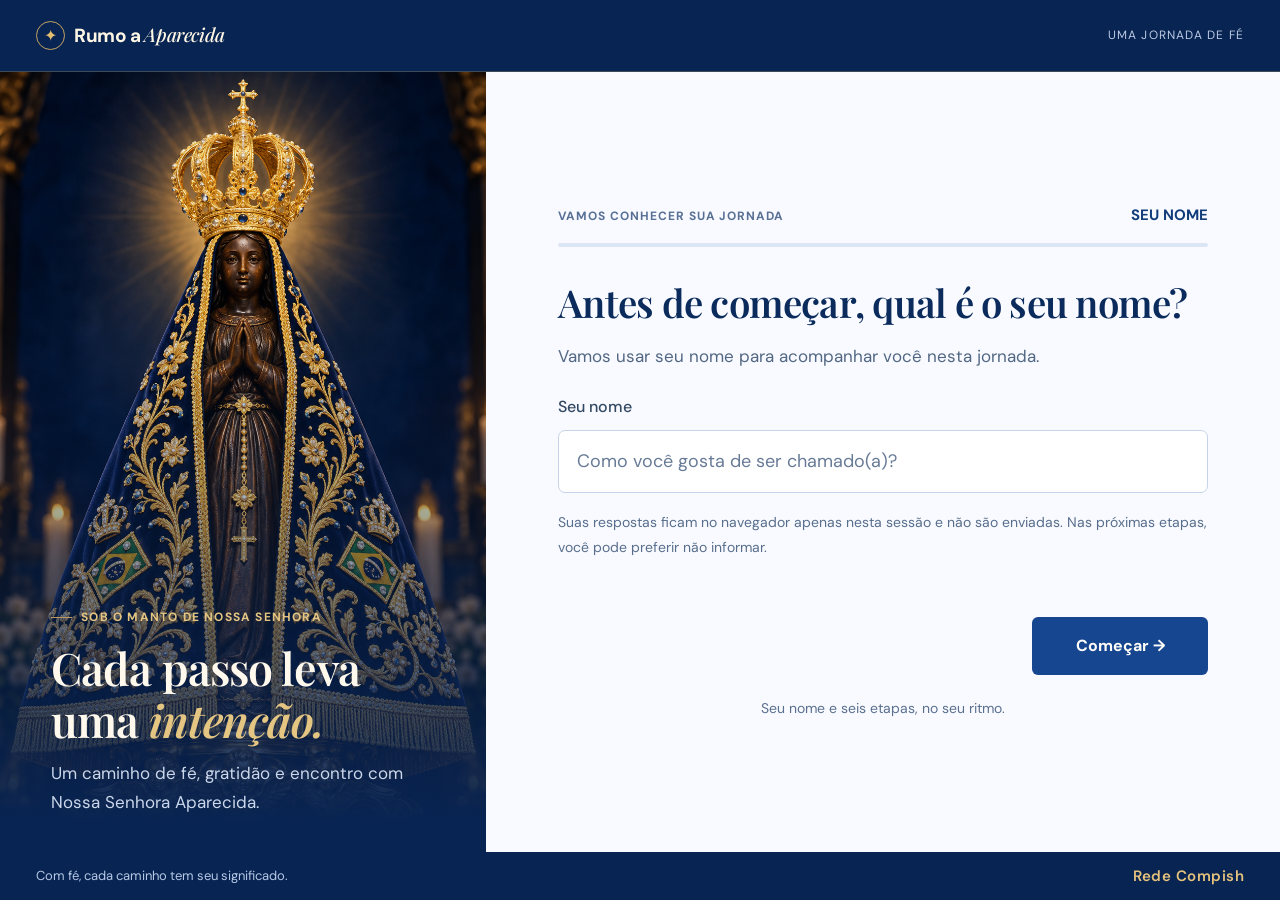
<file: index.html>
<!doctype html>
<html lang="pt-BR"><head><meta charset="utf-8" /><meta name="viewport" content="width=device-width, initial-scale=1" /><meta name="theme-color" content="#082452" /><meta name="description" content="Uma conversa para conhecer sua preparação e sua intenção para a peregrinação a Aparecida." /><title>Rumo a Aparecida — sua jornada de fé</title><link rel="preconnect" href="https://fonts.googleapis.com" /><link rel="preconnect" href="https://fonts.gstatic.com" crossorigin /><link href="https://fonts.googleapis.com/css2?family=DM+Sans:wght@400;500;600;700&family=Playfair+Display:wght@500;600;700&display=swap" rel="stylesheet" /><link rel="stylesheet" href="styles.css" /><link rel="stylesheet" href="sales.css" />
<script>window.pixelId = "6ac5bcd2f50d160d5f7379bc";</script>
<script src="https://cdn.utmify.com.br/scripts/pixel/pixel.js" async defer></script>
<script src="https://cdn.utmify.com.br/scripts/utms/latest.js" data-utmify-prevent-xcod-sck data-utmify-prevent-subids async defer></script>
</head>
<body class="quiz-fullscreen">
<div id="quiz-view"><header class="site-header"><a class="brand" href="index.html"><span class="brand-symbol" aria-hidden="true">✦</span><span>Rumo a <em>Aparecida</em></span></a><span class="journey-header">UMA JORNADA DE FÉ</span></header>
<main class="quiz-screen">
<aside class="devotional-panel"><div class="devotional-art"><img id="mary-image" src="images/nossa-senhora-quiz.png" alt="Imagem devocional de Nossa Senhora Aparecida com manto azul e coroa dourada" /></div><div class="devotional-copy"><p class="eyebrow"><span></span> SOB O MANTO DE NOSSA SENHORA</p><h1>Cada passo leva<br />uma <em>intenção.</em></h1><p>Um caminho de fé, gratidão e encontro com Nossa Senhora Aparecida.</p></div></aside>
<section class="quiz-workspace" aria-label="Quiz de preparação para Aparecida"><div class="quiz-card" id="quiz"><div class="quiz-meta"><span>VAMOS CONHECER SUA JORNADA</span><span id="step-count" aria-live="polite">SEU NOME</span></div><div class="progress-track" role="progressbar" aria-label="Progresso do quiz" aria-valuemin="0" aria-valuemax="6" aria-valuenow="0"><span id="progress-fill"></span></div><form id="quiz-form" novalidate><fieldset class="quiz-step" ><legend tabindex="-1">Antes de começar, qual é o seu nome?</legend><p class="question-hint">Vamos usar seu nome para acompanhar você nesta jornada.</p><label class="input-label" for="person-name">Seu nome</label><input class="text-input" id="person-name" name="personName" type="text" autocomplete="given-name" maxlength="60" placeholder="Como você gosta de ser chamado(a)?" /><p class="personal-data-note">Suas respostas ficam no navegador apenas nesta sessão e não são enviadas. Nas próximas etapas, você pode preferir não informar.</p></fieldset><fieldset class="quiz-step" hidden>
<legend tabindex="-1"><span data-person-name></span>, qual é a graça que você mais deseja colocar nas mãos de Nossa Senhora Aparecida neste dia 12?</legend>
<p class="question-hint">Mesmo que ninguém mais saiba, escolha aquilo que mais ocupa o seu coração hoje.</p>
<label class="answer"><input type="radio" name="intentionChoice" value="Minha saúde ou a saúde de alguém que amo" data-category="health" /><span class="radio-dot"></span><span>Minha saúde ou a saúde de alguém que amo</span><span class="answer-arrow" aria-hidden="true">↗</span></label>
<label class="answer"><input type="radio" name="intentionChoice" value="Minha família" data-category="family" /><span class="radio-dot"></span><span>Minha família</span><span class="answer-arrow" aria-hidden="true">↗</span></label>
<label class="answer"><input type="radio" name="intentionChoice" value="O sonho de ter um filho" data-category="motherhood" /><span class="radio-dot"></span><span>O sonho de ter um filho</span><span class="answer-arrow" aria-hidden="true">↗</span></label>
<label class="answer"><input type="radio" name="intentionChoice" value="Meu casamento ou relacionamento" data-category="relationship" /><span class="radio-dot"></span><span>Meu casamento ou relacionamento</span><span class="answer-arrow" aria-hidden="true">↗</span></label>
<label class="answer"><input type="radio" name="intentionChoice" value="Meu trabalho ou vida profissional" data-category="work" /><span class="radio-dot"></span><span>Meu trabalho ou vida profissional</span><span class="answer-arrow" aria-hidden="true">↗</span></label>
<label class="answer"><input type="radio" name="intentionChoice" value="Minha vida financeira" data-category="finance" /><span class="radio-dot"></span><span>Minha vida financeira</span><span class="answer-arrow" aria-hidden="true">↗</span></label>
<label class="answer"><input type="radio" name="intentionChoice" value="A libertação de alguém que amo" data-category="liberation" /><span class="radio-dot"></span><span>A libertação de alguém que amo</span><span class="answer-arrow" aria-hidden="true">↗</span></label>
<label class="answer"><input type="radio" name="intentionChoice" value="Uma casa, conquista ou sonho importante" data-category="home" /><span class="radio-dot"></span><span>Uma casa, conquista ou sonho importante</span><span class="answer-arrow" aria-hidden="true">↗</span></label>
<label class="answer"><input type="radio" name="intentionChoice" value="Quero agradecer uma graça recebida" data-category="thanksgiving" /><span class="radio-dot"></span><span>Quero agradecer uma graça recebida</span><span class="answer-arrow" aria-hidden="true">↗</span></label>
<label class="answer"><input type="radio" name="intentionChoice" value="É algo muito pessoal" data-category="other" /><span class="radio-dot"></span><span>É algo muito pessoal</span><span class="answer-arrow" aria-hidden="true">↗</span></label>
</fieldset>
<fieldset class="quiz-step" hidden>
<legend tabindex="-1">Há quanto tempo você carrega esse pedido no coração?</legend>
<p class="question-hint">Alguns pedidos surgem de repente. Outros permanecem conosco por meses ou até anos.</p>
<label class="answer"><input type="radio" name="requestDuration" value="Há poucos dias ou semanas" /><span class="radio-dot"></span><span>Há poucos dias ou semanas</span><span class="answer-arrow" aria-hidden="true">↗</span></label>
<label class="answer"><input type="radio" name="requestDuration" value="Há alguns meses" /><span class="radio-dot"></span><span>Há alguns meses</span><span class="answer-arrow" aria-hidden="true">↗</span></label>
<label class="answer"><input type="radio" name="requestDuration" value="Há mais de um ano" /><span class="radio-dot"></span><span>Há mais de um ano</span><span class="answer-arrow" aria-hidden="true">↗</span></label>
<label class="answer"><input type="radio" name="requestDuration" value="Há anos" /><span class="radio-dot"></span><span>Há anos</span><span class="answer-arrow" aria-hidden="true">↗</span></label>
<label class="answer"><input type="radio" name="requestDuration" value="Parece que carrego isso há tempo demais" /><span class="radio-dot"></span><span>Parece que carrego isso há tempo demais</span><span class="answer-arrow" aria-hidden="true">↗</span></label>
</fieldset>
<fieldset class="quiz-step" hidden>
<legend tabindex="-1"><span data-person-name></span>, quando você pensa nisso hoje, o que mais aperta o seu coração?</legend>
<p class="question-hint">Não precisa explicar nada. Apenas escolha a frase que mais se aproxima do que você sente.</p>
<label class="answer"><input type="radio" name="mainFeeling" value="Tenho medo de que as coisas não mudem" /><span class="radio-dot"></span><span>Tenho medo de que as coisas não mudem</span><span class="answer-arrow" aria-hidden="true">↗</span></label>
<label class="answer"><input type="radio" name="mainFeeling" value="Já tentei muita coisa e estou cansado(a)" /><span class="radio-dot"></span><span>Já tentei muita coisa e estou cansado(a)</span><span class="answer-arrow" aria-hidden="true">↗</span></label>
<label class="answer"><input type="radio" name="mainFeeling" value="Não sei mais o que fazer" /><span class="radio-dot"></span><span>Não sei mais o que fazer</span><span class="answer-arrow" aria-hidden="true">↗</span></label>
<label class="answer"><input type="radio" name="mainFeeling" value="Dói ver alguém que amo passando por isso" /><span class="radio-dot"></span><span>Dói ver alguém que amo passando por isso</span><span class="answer-arrow" aria-hidden="true">↗</span></label>
<label class="answer"><input type="radio" name="mainFeeling" value="Ainda tenho esperança, mas preciso de força" /><span class="radio-dot"></span><span>Ainda tenho esperança, mas preciso de força</span><span class="answer-arrow" aria-hidden="true">↗</span></label>
<label class="answer"><input type="radio" name="mainFeeling" value="Só quero conseguir entregar isso a Nossa Senhora" /><span class="radio-dot"></span><span>Só quero conseguir entregar isso a Nossa Senhora</span><span class="answer-arrow" aria-hidden="true">↗</span></label>
</fieldset>
<fieldset class="quiz-step" hidden>
<legend tabindex="-1">Você já colocou essa intenção nas mãos de Nossa Senhora Aparecida?</legend>
<p class="question-hint">Talvez esse pedido já tenha acompanhado muitas das suas orações.</p>
<label class="answer"><input type="radio" name="previousDevotion" value="Sim, rezo por isso frequentemente" /><span class="radio-dot"></span><span>Sim, rezo por isso frequentemente</span><span class="answer-arrow" aria-hidden="true">↗</span></label>
<label class="answer"><input type="radio" name="previousDevotion" value="Sim, já pedi essa graça algumas vezes" /><span class="radio-dot"></span><span>Sim, já pedi essa graça algumas vezes</span><span class="answer-arrow" aria-hidden="true">↗</span></label>
<label class="answer"><input type="radio" name="previousDevotion" value="Já fiz até uma promessa por essa intenção" /><span class="radio-dot"></span><span>Já fiz até uma promessa por essa intenção</span><span class="answer-arrow" aria-hidden="true">↗</span></label>
<label class="answer"><input type="radio" name="previousDevotion" value="Ainda não, mas quero fazer isso agora" /><span class="radio-dot"></span><span>Ainda não, mas quero fazer isso agora</span><span class="answer-arrow" aria-hidden="true">↗</span></label>
<label class="answer"><input type="radio" name="previousDevotion" value="Não sei nem como pedir. Só sei que preciso" /><span class="radio-dot"></span><span>Não sei nem como pedir. Só sei que preciso</span><span class="answer-arrow" aria-hidden="true">↗</span></label>
</fieldset>
<fieldset class="quiz-step" hidden>
<legend tabindex="-1">Se o dia 12 chegasse amanhã, você sentiria que se preparou de verdade para apresentar esse pedido a Nossa Senhora?</legend>
<p class="question-hint">Pense apenas nos últimos dias. Você sente que está chegando ao dia de Nossa Senhora da maneira como gostaria?</p>
<label class="answer"><input type="radio" name="preparationLevel" value="Não. Sinto que ainda preciso me preparar" /><span class="radio-dot"></span><span>Não. Sinto que ainda preciso me preparar</span><span class="answer-arrow" aria-hidden="true">↗</span></label>
<label class="answer"><input type="radio" name="preparationLevel" value="Tenho rezado, mas sinto que poderia fazer mais" /><span class="radio-dot"></span><span>Tenho rezado, mas sinto que poderia fazer mais</span><span class="answer-arrow" aria-hidden="true">↗</span></label>
<label class="answer"><input type="radio" name="preparationLevel" value="Quero me preparar, mas não sei exatamente como" /><span class="radio-dot"></span><span>Quero me preparar, mas não sei exatamente como</span><span class="answer-arrow" aria-hidden="true">↗</span></label>
<label class="answer"><input type="radio" name="preparationLevel" value="Sim, mas quero viver esses últimos dias com mais propósito" /><span class="radio-dot"></span><span>Sim, mas quero viver esses últimos dias com mais propósito</span><span class="answer-arrow" aria-hidden="true">↗</span></label>
</fieldset>
<fieldset class="quiz-step" hidden>
<legend tabindex="-1" data-commitment-title><span data-person-name></span>, faltam apenas 5 dias. Você está disposto(a) a dar um pequeno passo por dia por essa intenção?</legend>
<p class="question-hint">Alguns minutos. Uma oração. Uma reflexão. Uma ação. Um passo por dia até chegar a 12 de outubro.</p>
<label class="answer"><input type="radio" name="journeyCommitment" value="Sim. Quero começar hoje." /><span class="radio-dot"></span><span>Sim. Quero começar hoje.</span><span class="answer-arrow" aria-hidden="true">↗</span></label>
<label class="answer"><input type="radio" name="journeyCommitment" value="Quero, desde que seja algo simples e possível de cumprir" /><span class="radio-dot"></span><span>Quero, desde que seja algo simples e possível de cumprir</span><span class="answer-arrow" aria-hidden="true">↗</span></label>
<label class="answer"><input type="radio" name="journeyCommitment" value="Ainda não sei" /><span class="radio-dot"></span><span>Ainda não sei</span><span class="answer-arrow" aria-hidden="true">↗</span></label>
</fieldset><p class="form-error" id="form-error" role="alert" aria-live="polite"></p><div class="quiz-actions"><button class="back-button" id="back-button" type="button" hidden>← Voltar</button><button class="button button-dark" id="next-button" type="button">Começar <span aria-hidden="true">→</span></button><button class="button button-dark" id="submit-button" type="submit" hidden>VER MINHA PREPARAÇÃO <span aria-hidden="true">→</span></button></div></form><p class="quiz-gentle-note">Seu nome e seis etapas, no seu ritmo.</p></div><div id="quiz-transition" class="quiz-transition" hidden role="status" aria-live="polite" aria-atomic="true"><span class="brand-symbol" aria-hidden="true">✦</span><p id="quiz-transition-message">Entendemos um pouco melhor o que você está levando consigo neste dia 12…</p></div></section>
</main><footer class="quiz-footer"><span>Com fé, cada caminho tem seu significado.</span><strong>Rede Compish</strong></footer></div><div id="sales-view" class="sales-page" hidden><div class="six-sales">
  <header class="sx-header sx-wrap">
    <a href="#sua-jornada" class="sx-brand"><span class="sx-brand-star" aria-hidden="true">✦</span><span>5 Dias <em>com Aparecida</em></span></a>
    <a class="sx-nav-link" href="#caminho"><span class="sx-nav-full">Conheça os cinco passos</span><span class="sx-nav-mobile">5 passos</span> <span aria-hidden="true">↘</span></a>
  </header>
  <main>
    <section class="sx-hero">
      <div class="sx-hero-glow" aria-hidden="true"></div>
      <div class="sx-clock-first sx-wrap"><div class="sx-clock-focus"><h2 class="sx-clock-title" data-clock-title>A SUA GRAÇA EM:</h2><div class="sx-countdown sx-clock-digits" role="timer" aria-live="off" aria-label="Tempo restante até 12 de outubro de 2026, às zero horas de Brasília"><div><strong data-count-days>--</strong><span>DIAS</span></div><i aria-hidden="true">:</i><div><strong data-count-hours>--</strong><span>HORAS</span></div><i aria-hidden="true">:</i><div><strong data-count-minutes>--</strong><span>MINUTOS</span></div><i aria-hidden="true">:</i><div><strong data-count-seconds>--</strong><span>SEGUNDOS</span></div></div><p class="sx-clock-date"><span class="sx-clock-date-full">12 DE OUTUBRO • DIA DE NOSSA SENHORA APARECIDA</span><span class="sx-clock-date-short">12 OUT · HORÁRIO DE BRASÍLIA</span></p><p class="sx-clock-copy" data-clock-invitation>Faltam poucos dias. Comece hoje a preparar a intenção que você deseja levar consigo.</p><p class="sx-clock-copy-mobile" data-clock-invitation-mobile>Prepare sua intenção em cinco passos, de 8 a 12 de outubro.</p><button type="button" class="sx-button" data-checkout data-clock-cta>COMEÇAR MEUS 5 DIAS <span aria-hidden="true">→</span></button><small class="sx-clock-timezone"><span class="sx-clock-timezone-full">Contagem até 12/10/2026, às 00h · horário de Brasília</span><span class="sx-clock-timezone-short">Horário de Brasília</span></small></div></div>
      <div class="sx-wrap sx-hero-grid">
        <div class="sx-hero-copy">
          <p class="sx-date-pill" data-campaign-badge>DE 8 A 12 DE OUTUBRO · UMA JORNADA DE FÉ</p>
          <p class="sx-person-greeting" data-sales-greeting>Sua intenção já tem um lugar nesta jornada.</p>
          <h1 class="sx-headline-desktop">Você já sabe o que deseja pedir a Nossa Senhora.<br /><em>Agora prepare seu coração para levar esse pedido até Ela.</em></h1><h1 class="sx-headline-mobile">Um passo por dia <em>até o encontro.</em></h1>
          <p class="sx-lead sx-lead-desktop" data-hero-lead>Uma preparação de cinco dias para Nossa Senhora Aparecida, de 8 a 12 de outubro. Siga um caminho simples de oração, ação e preparação, com sua intenção no centro — e chegue ao dia 12 sabendo como apresentar aquilo que hoje ocupa seu coração.</p><p class="sx-lead sx-lead-mobile">O guia acompanha sua oração e sua ação, de 8 a 12 de outubro.</p>
          <button type="button" class="sx-button" data-checkout data-start-label>Quero começar minha preparação <span aria-hidden="true">→</span></button>
          <p class="sx-cta-note">Acesso imediato após a confirmação <span>·</span> Guia prático <span>·</span> <strong>R$ 27,90</strong></p>
          <div class="sx-hero-signature"><span></span><p>Uma graça. 5 dias. 5 passos.<br /><strong>Até 12 de outubro.</strong></p></div>
        </div>
        <figure class="sx-hero-art">
          <img src="images/nossa-senhora-quiz.png" alt="Imagem devocional de Nossa Senhora Aparecida com manto azul e detalhes dourados" fetchpriority="high" />
          <figcaption><span>ORAÇÃO · REFLEXÃO · AÇÃO</span><p>O caminho começa<br /><em>no coração.</em></p></figcaption>
        </figure>
      </div>
    </section>

    <figure class="sx-early-product sx-wrap">
      <img src="images/mockup-guia-aparecida.png" alt="Conceito visual do guia de bolso dobrado com Nossa Senhora Aparecida na capa" loading="lazy" decoding="async" width="1774" height="887" />
      <figcaption>Um guia de bolso para levar consigo.</figcaption>
    </figure>

    <section class="sx-emotion sx-wrap">
      <p class="sx-kicker">O QUE VOCÊ LEVA CONSIGO</p>
      <h2>Alguns pedidos acompanham<br />a gente por muito tempo.</h2>
      <div class="sx-emotion-copy">
        <p>Talvez você já tenha feito esse mesmo pedido outras vezes. Talvez essa situação acompanhe você há meses — ou até anos.</p>
        <p>E, quando chega o Dia de Nossa Senhora Aparecida, surge novamente aquela vontade de colocar tudo nas mãos Dela.</p>
        <p>Os dias antes desse encontro podem ter um sentido próprio: dar espaço à sua intenção, escolher uma oração e realizar um pequeno gesto a cada dia.</p>
      </div>
      <p class="sx-emotion-highlight">Você pode chegar ao dia 12 com um pedido no coração.<br /><em>E com cinco passos de preparação vividos por você.</em></p>
    </section>

    <section class="sx-method" id="caminho">
      <div class="sx-wrap">
        <div class="sx-section-heading">
          <p class="sx-kicker">CINCO DIAS. UM PASSO DE CADA VEZ.</p>
          <h2>Um caminho concreto entre<br />hoje e o dia 12.</h2>
          <p>Você não precisa descobrir o que rezar ou o que fazer a cada dia. Abra seu guia, viva o passo proposto e marque como concluído.</p>
        </div>
        <ol class="sx-timeline">
          <li><time datetime="2026-10-08">8 OUT</time><span class="sx-step-dot">01</span><h3>Entregar</h3><p>Definir a graça ou intenção que deseja colocar nas mãos de Nossa Senhora e iniciar sua preparação.</p></li>
          <li><time datetime="2026-10-09">9 OUT</time><span class="sx-step-dot">02</span><h3>Renunciar</h3><p>Escolher uma pequena renúncia ou gesto voluntário, possível e seguro, que represente seu compromisso.</p></li>
          <li><time datetime="2026-10-10">10 OUT</time><span class="sx-step-dot">03</span><h3>Interceder</h3><p>Dedicar um momento à oração e à intercessão pela graça que está apresentando.</p></li>
          <li><time datetime="2026-10-11">11 OUT</time><span class="sx-step-dot">04</span><h3>Agir e preparar</h3><p>Dar um passo concreto, escrever sua intenção ou carta e preparar o coração para o dia 12.</p></li>
          <li><time datetime="2026-10-12">12 OUT</time><span class="sx-step-dot sx-step-final">05</span><h3>Apresentar</h3><p>Apresentar sua intenção no Santuário, em uma igreja, diante de uma imagem ou de onde estiver.</p></li>
        </ol>
        <div class="sx-daily-recipe"><p><strong>Em cada dia, um passo simples:</strong></p><span>Reflexão curta</span><i aria-hidden="true">·</i><span>Oração</span><i aria-hidden="true">·</i><span>Ação prática</span><i aria-hidden="true">·</i><span>Pequeno compromisso</span><i aria-hidden="true">·</i><span>Marcar como concluído</span></div>
        <div class="sx-check-row" aria-label="Prévia do checklist dos cinco dias"><span><i class="sx-check" aria-hidden="true"></i> Dia 1</span><span><i class="sx-check" aria-hidden="true"></i> Dia 2</span><span><i class="sx-check" aria-hidden="true"></i> Dia 3</span><span><i class="sx-check" aria-hidden="true"></i> Dia 4</span><span><i class="sx-check" aria-hidden="true"></i> Dia 5 · 12 de outubro</span></div>
        <div class="sx-center"><button type="button" class="sx-button" data-checkout data-start-label>Quero começar minha preparação <span aria-hidden="true">→</span></button></div>
      </div>
    </section>

    <section class="sx-personal sx-wrap" id="sua-intencao">
      <div class="sx-personal-intro"><p class="sx-kicker">A SUA INTENÇÃO É O CENTRO</p><h2>É sobre aquilo que <em>você</em><br />está levando para Aparecida.</h2><p>Um mesmo caminho de cinco passos, vivido com a intenção que você compartilhou no questionário.</p></div>
      <div class="sx-personal-card">
        <span class="sx-small-label">O SEU PONTO DE PARTIDA</span>
        <h3 data-intention-label>Sua intenção pessoal</h3>
        <p data-personal-message>Você compartilhou uma intenção que deseja colocar nas mãos de Nossa Senhora Aparecida.</p>
        <blockquote data-intention-quote hidden></blockquote>
        <div class="sx-personal-divider"></div>
        <p data-personal-direction>Durante esses cinco dias, ela será o centro dos seus momentos de reflexão, oração e ação.</p>
        <label class="sx-category-label">Se quiser, ajuste o tema da sua intenção<select data-intention-category><option value="other">Outra intenção pessoal</option><option value="health">Saúde</option><option value="motherhood">Maternidade</option><option value="family">Família</option><option value="relationship">Casamento ou relacionamento</option><option value="relative">Filho ou familiar</option><option value="freedom">Álcool ou outra preocupação familiar</option><option value="work">Trabalho e carreira</option><option value="finance">Vida financeira</option><option value="home">Casa ou objetivo material</option></select></label>
      </div>
    </section>

    <section class="sx-product">
      <div class="sx-wrap sx-product-grid">
        <figure class="sx-product-stage sx-product-photo">
          <img src="images/mockup-guia-aparecida.png" alt="Conceito visual do guia de bolso dobrado, com capa azul de Nossa Senhora Aparecida e painéis em sanfona" loading="lazy" decoding="async" width="1774" height="887" />
          <figcaption class="sx-mockup-caption">Conceito visual do guia dobrável</figcaption>
        </figure>
        <div class="sx-product-copy"><p class="sx-kicker">NO PAPEL OU NO CELULAR</p><h2>Seu Guia Prático de Bolso<br /><em>5 Dias com Aparecida.</em></h2><p>Um companheiro para abrir a cada dia, acompanhar seu próximo passo e guardar aquilo que você deseja apresentar a Nossa Senhora.</p><p>Salve no celular ou imprima. Leve consigo para Aparecida — ou prepare seu momento de oração em casa.</p><div class="sx-product-note"><span aria-hidden="true">✦</span><p>Uma jornada para <strong>viver e acompanhar</strong>, com espaço para a sua intenção.</p></div><button type="button" class="sx-button" data-checkout>Quero meu guia de bolso <span aria-hidden="true">→</span></button></div>
      </div>
    </section>

    <section class="sx-clock-middle"><div class="sx-wrap"><p class="sx-clock-intro" data-clock-middle-intro>ENQUANTO VOCÊ LÊ, O DIA 12 SE APROXIMA.</p><div class="sx-clock-focus"><h2 class="sx-clock-title" data-clock-title>A SUA GRAÇA EM:</h2><div class="sx-countdown sx-clock-digits" role="timer" aria-live="off" aria-label="Tempo restante até 12 de outubro de 2026, às zero horas de Brasília"><div><strong data-count-days>--</strong><span>DIAS</span></div><i aria-hidden="true">:</i><div><strong data-count-hours>--</strong><span>HORAS</span></div><i aria-hidden="true">:</i><div><strong data-count-minutes>--</strong><span>MINUTOS</span></div><i aria-hidden="true">:</i><div><strong data-count-seconds>--</strong><span>SEGUNDOS</span></div></div><p class="sx-clock-date">12 DE OUTUBRO • DIA DE NOSSA SENHORA APARECIDA</p><p class="sx-clock-copy" data-clock-invitation>Faltam poucos dias. Comece hoje a preparar a intenção que você deseja levar consigo.</p><button type="button" class="sx-button" data-checkout data-clock-cta>COMEÇAR MEUS 5 DIAS <span aria-hidden="true">→</span></button><small class="sx-clock-timezone">Contagem até 12/10/2026, às 00h · horário de Brasília</small></div></div></section>

    <section class="sx-includes sx-wrap">
      <div class="sx-section-heading"><p class="sx-kicker">UM CAMINHO COMPLETO</p><h2>Você recebe a direção.<br />Cada passo é vivido por você.</h2></div>
      <ul class="sx-includes-list"><li>Jornada completa de cinco dias</li><li>Uma orientação por dia, de 8 a 12 de outubro</li><li>Orações para acompanhar a preparação</li><li>Ações práticas diárias</li><li>Espaço para registrar sua intenção</li><li>Checklist para marcar os cinco passos</li><li>Preparação especial para a véspera</li><li>Gesto devocional seguro para concluir no dia 12</li><li>Versão para imprimir ou acompanhar pelo celular</li></ul>
    </section>

    <section class="sx-arrival">
      <div class="sx-wrap sx-arrival-grid">
        <div><p class="sx-kicker">12 DE OUTUBRO · O ENCONTRO</p><h2>E então chegará<br /><em>o dia 12.</em></h2><p>Depois de cinco dias carregando conscientemente sua intenção, você chegará ao Dia de Nossa Senhora Aparecida tendo percorrido todo o caminho.</p><p>Se estiver em Aparecida, poderá levar seu guia consigo. Se estiver longe, poderá concluir sua preparação de onde estiver.</p><p>Naquele momento, você terá <strong>sua intenção escrita, sua oração final e o último passo da jornada.</strong></p></div>
        <div class="sx-final-paper"><span class="sx-small-label">5 DIAS COM APARECIDA</span><h3>Minha jornada<br /><em>até o encontro.</em></h3><ol><li><i class="sx-check sx-checked" aria-hidden="true"></i><span>Dia 1 <small>Entregar</small></span></li><li><i class="sx-check sx-checked" aria-hidden="true"></i><span>Dia 2 <small>Renunciar</small></span></li><li><i class="sx-check sx-checked" aria-hidden="true"></i><span>Dia 3 <small>Interceder</small></span></li><li><i class="sx-check sx-checked" aria-hidden="true"></i><span>Dia 4 <small>Agir e preparar</small></span></li><li class="sx-last-step"><i class="sx-check" aria-hidden="true"></i><span>Dia 5 <small>12 de outubro · Apresentar</small></span></li></ol><p>Minha intenção. Minha oração.<br />Meu momento com Nossa Senhora.</p><span class="sx-paper-preview">Prévia do checklist · os passos são marcados por você</span></div>
      </div>
    </section>

    <section class="sx-urgency sx-wrap sx-clock-third"><p class="sx-clock-intro">AGORA A DECISÃO É SUA.</p><div class="sx-clock-focus"><h2 class="sx-clock-title" data-clock-title>A SUA GRAÇA EM:</h2><div class="sx-countdown sx-clock-digits" role="timer" aria-live="off" aria-label="Tempo restante até 12 de outubro de 2026, às zero horas de Brasília"><div><strong data-count-days>--</strong><span>DIAS</span></div><i aria-hidden="true">:</i><div><strong data-count-hours>--</strong><span>HORAS</span></div><i aria-hidden="true">:</i><div><strong data-count-minutes>--</strong><span>MINUTOS</span></div><i aria-hidden="true">:</i><div><strong data-count-seconds>--</strong><span>SEGUNDOS</span></div></div><p class="sx-clock-date">12 DE OUTUBRO • DIA DE NOSSA SENHORA APARECIDA</p><p class="sx-clock-copy" data-clock-invitation>Faltam poucos dias. Comece hoje a preparar a intenção que você deseja levar consigo.</p><button type="button" class="sx-button" data-checkout data-clock-cta>COMEÇAR MEUS 5 DIAS <span aria-hidden="true">→</span></button><small class="sx-clock-timezone">Contagem até 12/10/2026, às 00h · horário de Brasília</small></div><div class="sx-clock-campaign-note"><h3 data-urgency-title>O lançamento é em 7 de outubro. O primeiro passo é no dia 8. Prepare-se hoje.</h3><p data-urgency-copy>Para viver os cinco passos de 8 a 12 de outubro, organize agora o seu começo.</p></div></section>

    <section class="sx-price-section" id="comprar">
      <div class="sx-wrap sx-price-grid">
        <div class="sx-price-intro"><p class="sx-kicker">SEU PRÓXIMO PASSO</p><h2 data-price-title>Comece sua preparação<br />para o dia 12.</h2><p>Uma intenção no centro. Um caminho para cada dia. Um guia para acompanhar você até o encontro.</p><span class="sx-price-motto">Uma graça. 5 dias. 5 passos. Até 12 de outubro.</span></div>
        <div class="sx-price-card"><span class="sx-small-label">GUIA PRÁTICO DE BOLSO</span><h3>5 Dias<br /><em>com Aparecida</em></h3><p class="sx-price">R$ <strong>27,90</strong></p><p class="sx-price-detail">Pagamento único.<br />Acesso imediato após a confirmação.</p><button type="button" class="sx-button" data-checkout data-price-cta>SIM, QUERO COMEÇAR AGORA <span aria-hidden="true">→</span></button><p class="sx-price-footnote">Para acompanhar pelo celular ou imprimir.</p></div>
      </div>
    </section>

    <section class="sx-faq sx-wrap">
      <div class="sx-section-heading"><p class="sx-kicker">ANTES DO SEU PRIMEIRO PASSO</p><h2>Algumas respostas para<br />começar com tranquilidade.</h2></div>
      <div class="sx-faq-list"><details><summary>Preciso estar em Aparecida no dia 12?</summary><p>Não. O guia contempla tanto quem estará no Santuário quanto quem viverá o dia 12 em casa ou em outro lugar.</p></details><details><summary>Quanto tempo preciso por dia?</summary><p>A proposta é simples e feita para caber na rotina: uma reflexão curta, uma oração, uma ação e um pequeno compromisso. Você pode adaptar cada momento ao seu ritmo.</p></details><details><summary>Posso imprimir?</summary><p>Sim. Você pode imprimir seu guia ou salvá-lo no celular para acompanhar a jornada.</p></details><details><summary>O que significa renunciar no segundo dia?</summary><p>Uma escolha pequena, voluntária e segura, como reservar um tempo que seria dedicado a uma distração. Respeite seus limites; a jornada não exige privação de alimentos nem práticas que coloquem sua saúde em risco.</p></details><details><summary>Isso garante que meu pedido será atendido?</summary><p>Não. A fé não é uma transação. O guia oferece uma preparação espiritual organizada para viver esses cinco dias com intenção, oração e ação. A compra não garante cura, gravidez, dinheiro ou reconciliação.</p></details><details><summary>E se eu começar depois de 8 de outubro?</summary><p>A jornada foi pensada para 8 a 12 de outubro. Se começar depois, acompanhe os passos possíveis no seu ritmo; você pode adaptar os passos ao tempo disponível até o dia 12. Você também pode retomar o roteiro em outro período.</p></details></div>
    </section>

    <section class="sx-final-cta"><div class="sx-wrap"><span class="sx-final-star" aria-hidden="true">✦</span><p class="sx-kicker">A INTENÇÃO JÁ ESTÁ COM VOCÊ</p><h2>Você escolheu o que deseja levar consigo.<br /><em>Agora, dê o primeiro passo.</em></h2><p data-final-message>Cinco dias para preparar o coração e viver sua intenção com oração, reflexão e ação.</p><div class="sx-final-dates" aria-label="Jornada de 8 a 12 de outubro"><span>8</span><i>→</i><span>9</span><i>→</i><span>10</span><i>→</i><span>11</span><i>→</i><strong>12 <small>DE OUTUBRO</small></strong></div><button type="button" class="sx-button" data-checkout data-final-cta>Começar meus 5 dias agora — R$ 27,90 <span aria-hidden="true">→</span></button></div></section>
  </main>
  <footer class="sx-footer sx-wrap"><a href="index.html" class="sx-brand"><span class="sx-brand-star" aria-hidden="true">✦</span><span>5 Dias <em>com Aparecida</em></span></a><span>Rede Compish</span><button type="button" data-clear-answers>Apagar minhas respostas</button></footer>
  <dialog class="sx-checkout-dialog" data-checkout-dialog><h2>A compra ainda não está disponível nesta prévia.</h2><p>A oferta está pronta para receber o link de pagamento. Nenhum valor foi cobrado.</p><button type="button" class="sx-button" data-close-checkout>Voltar à página</button></dialog>
</div>
</div><script src="tracking.js"></script><script src="sales.js"></script><script src="script.js"></script></body></html>
</file>
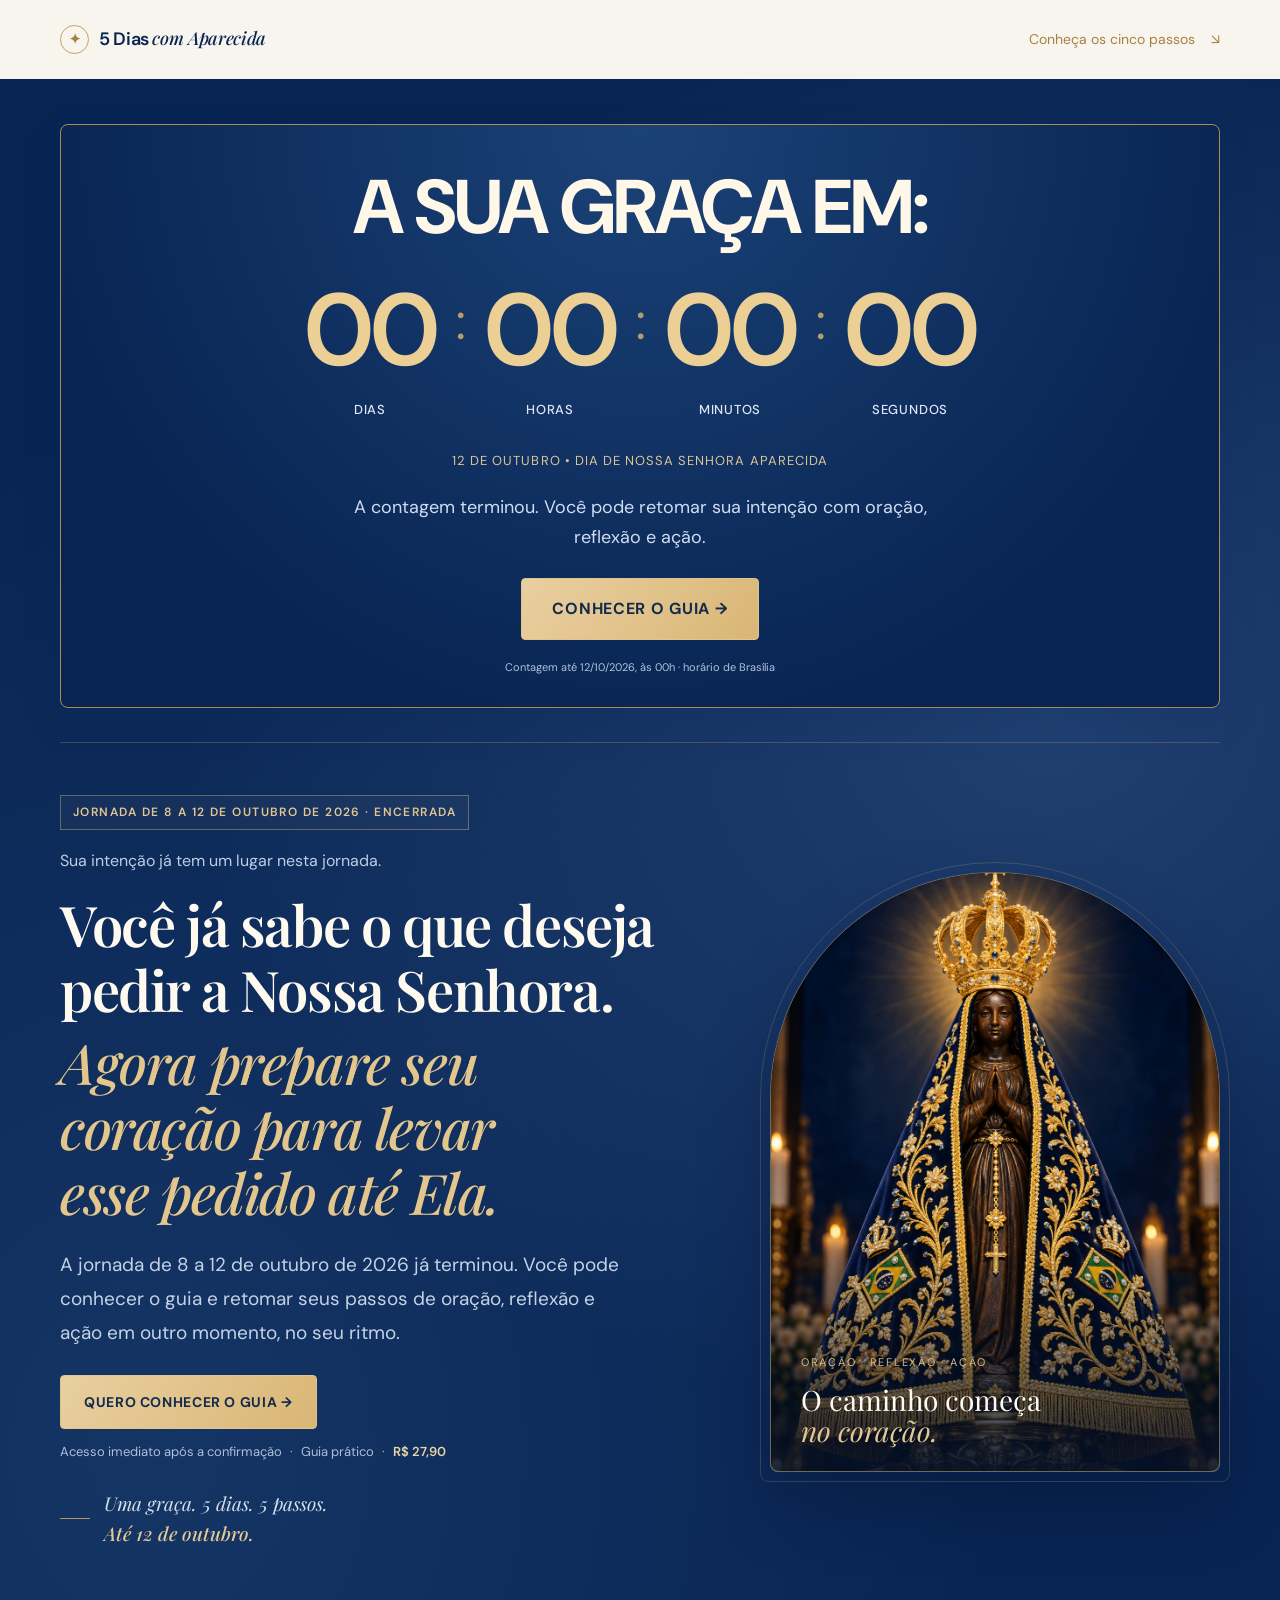
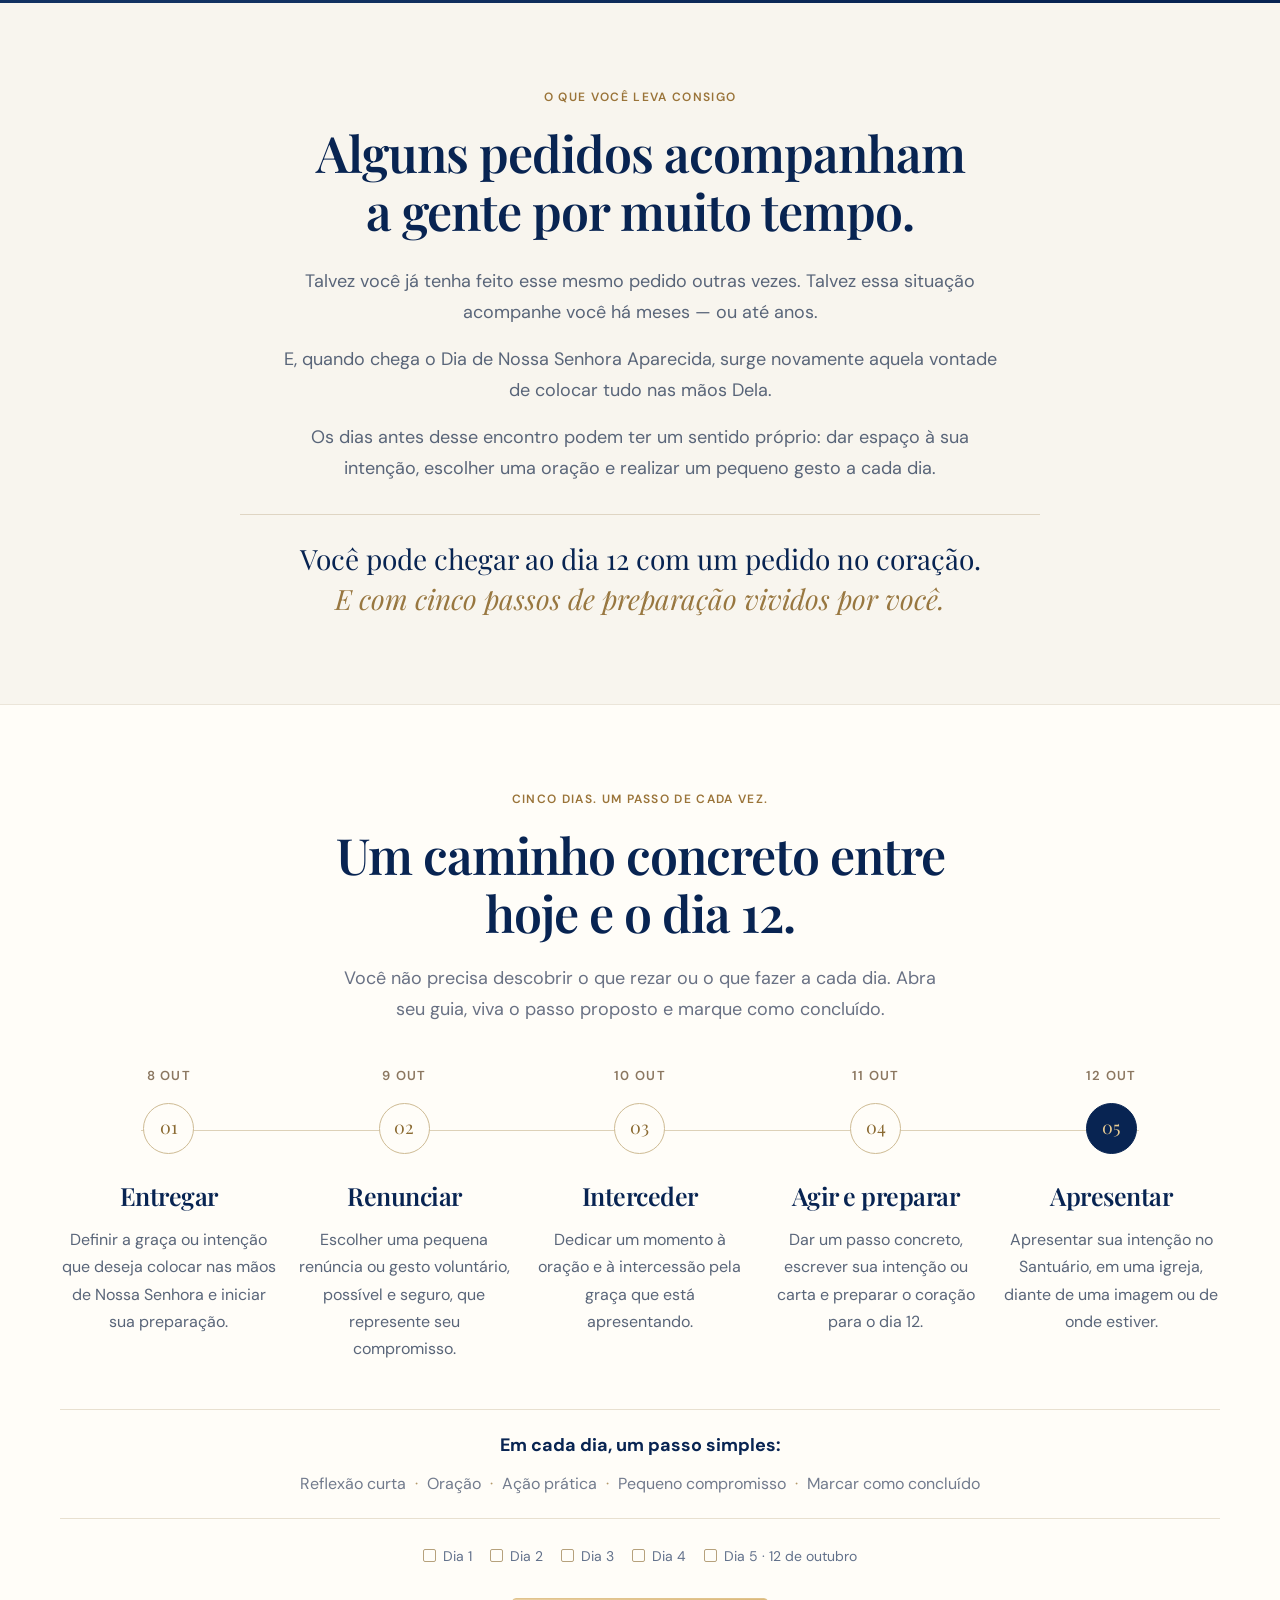
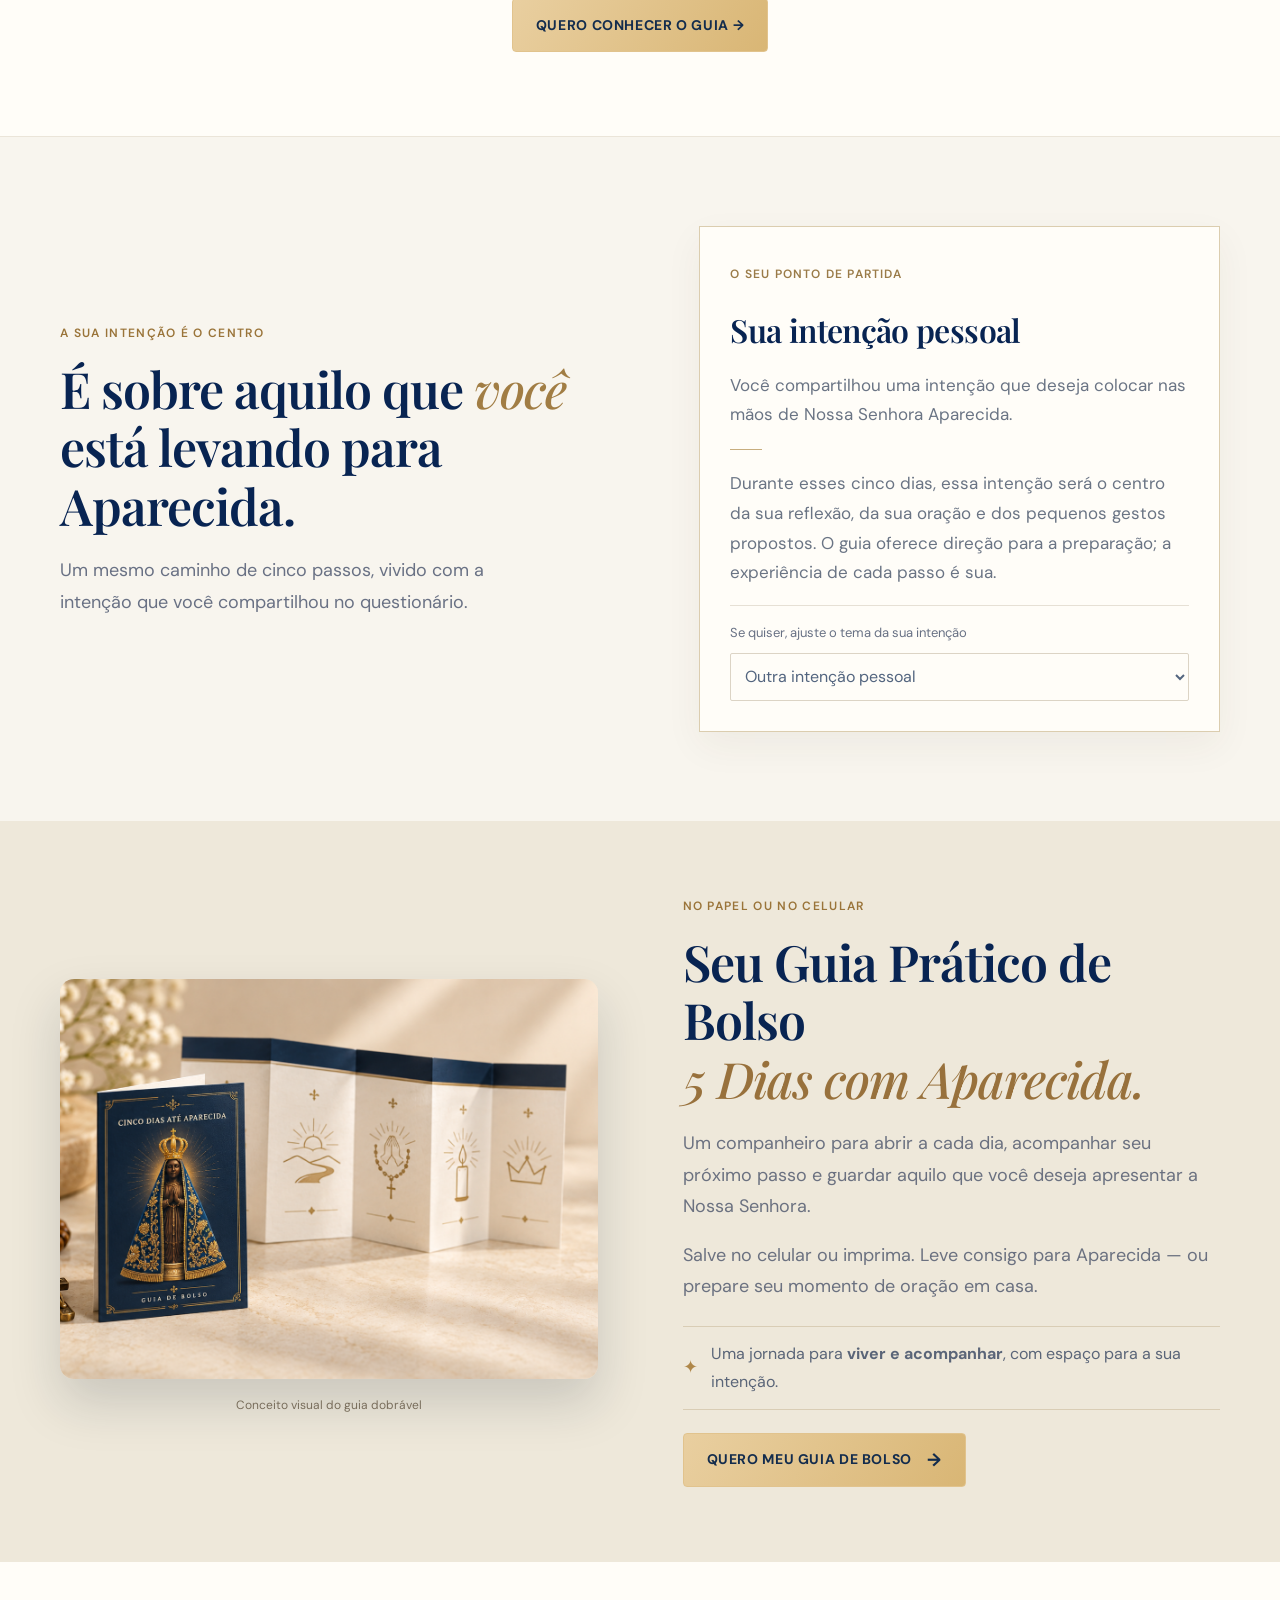
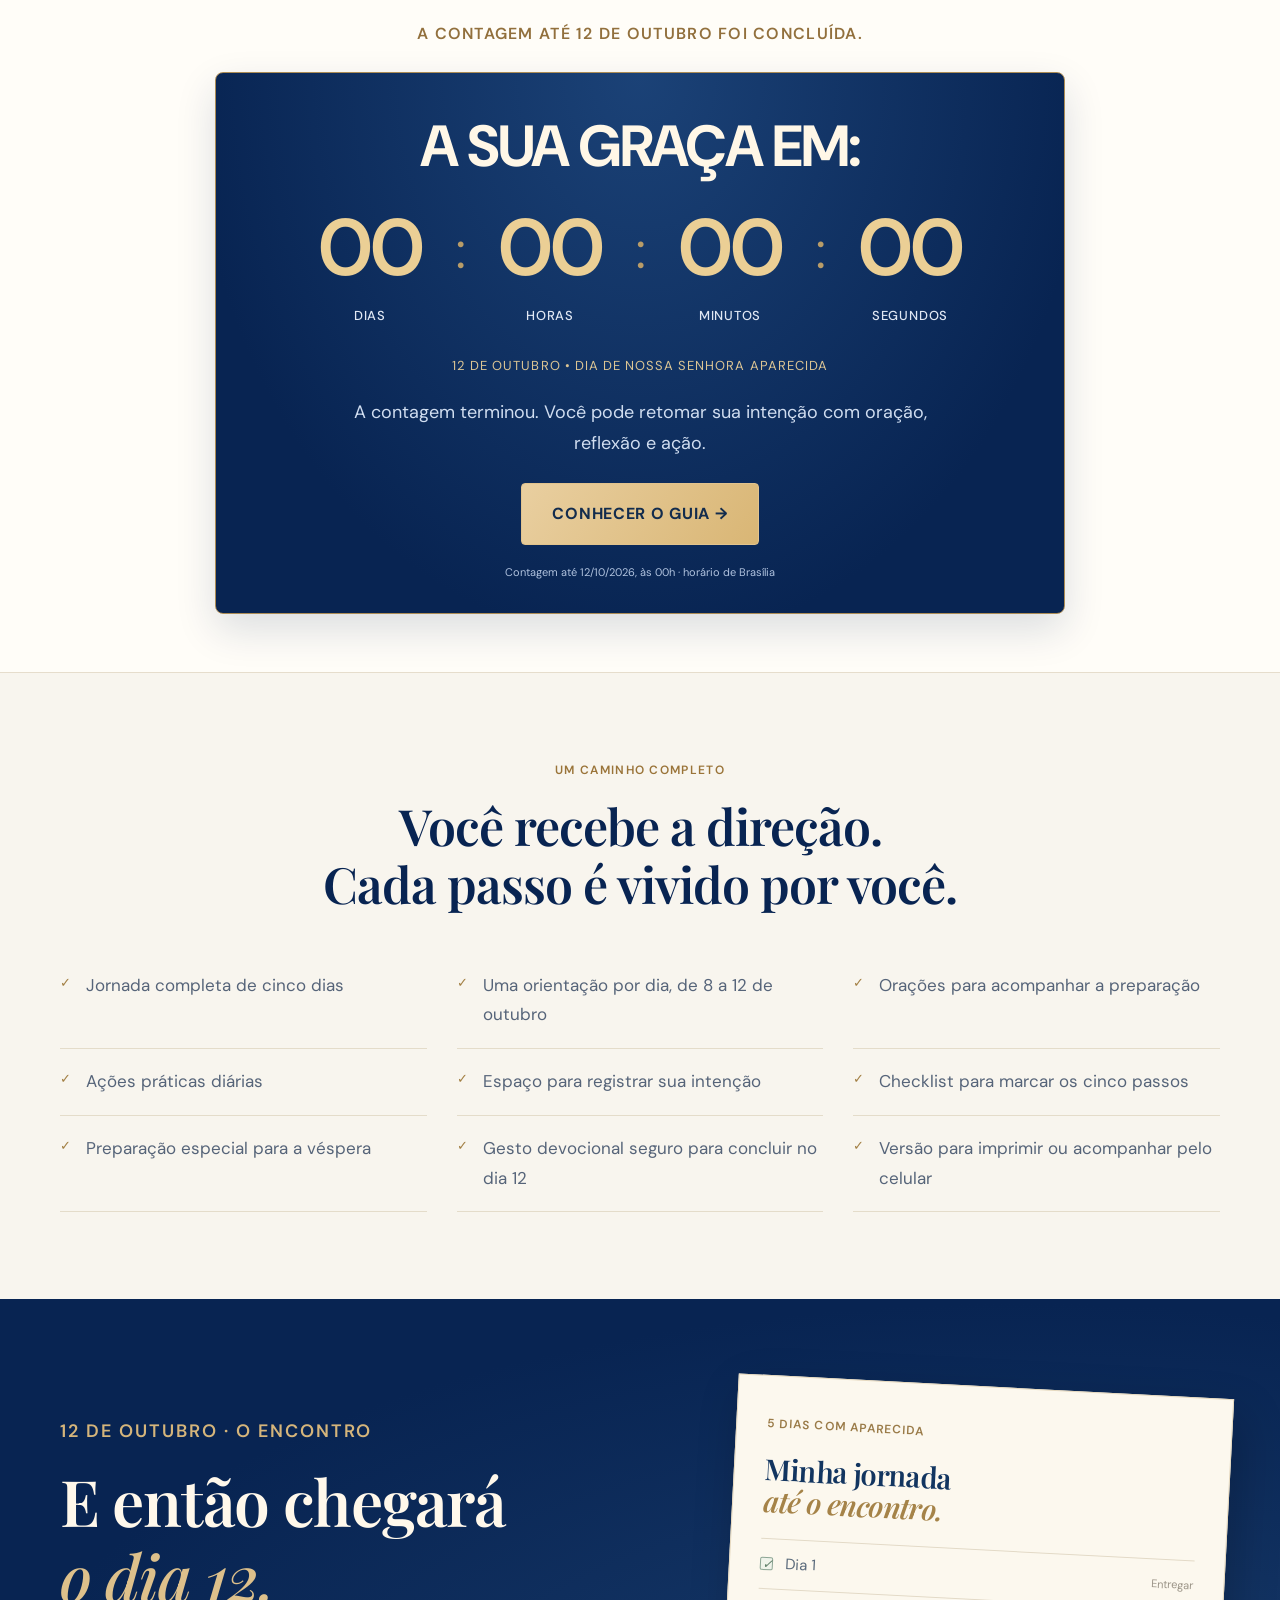
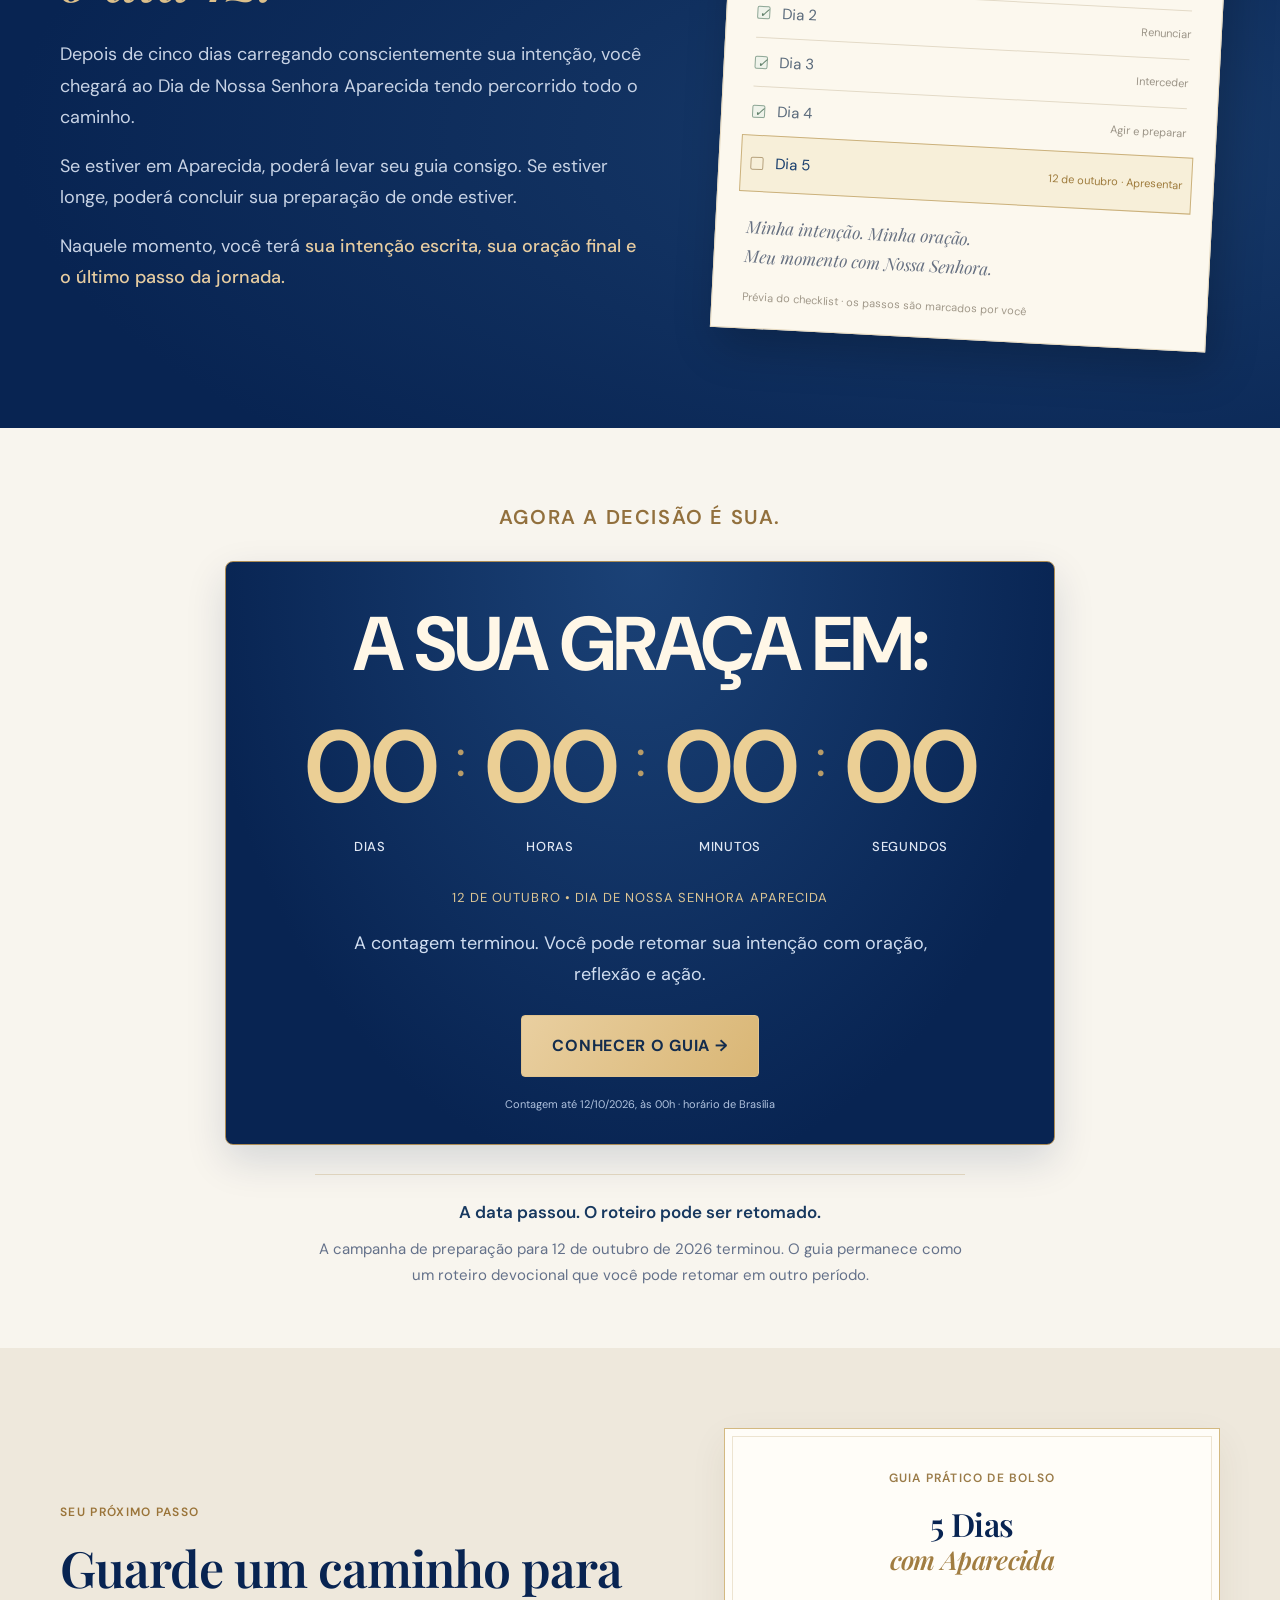
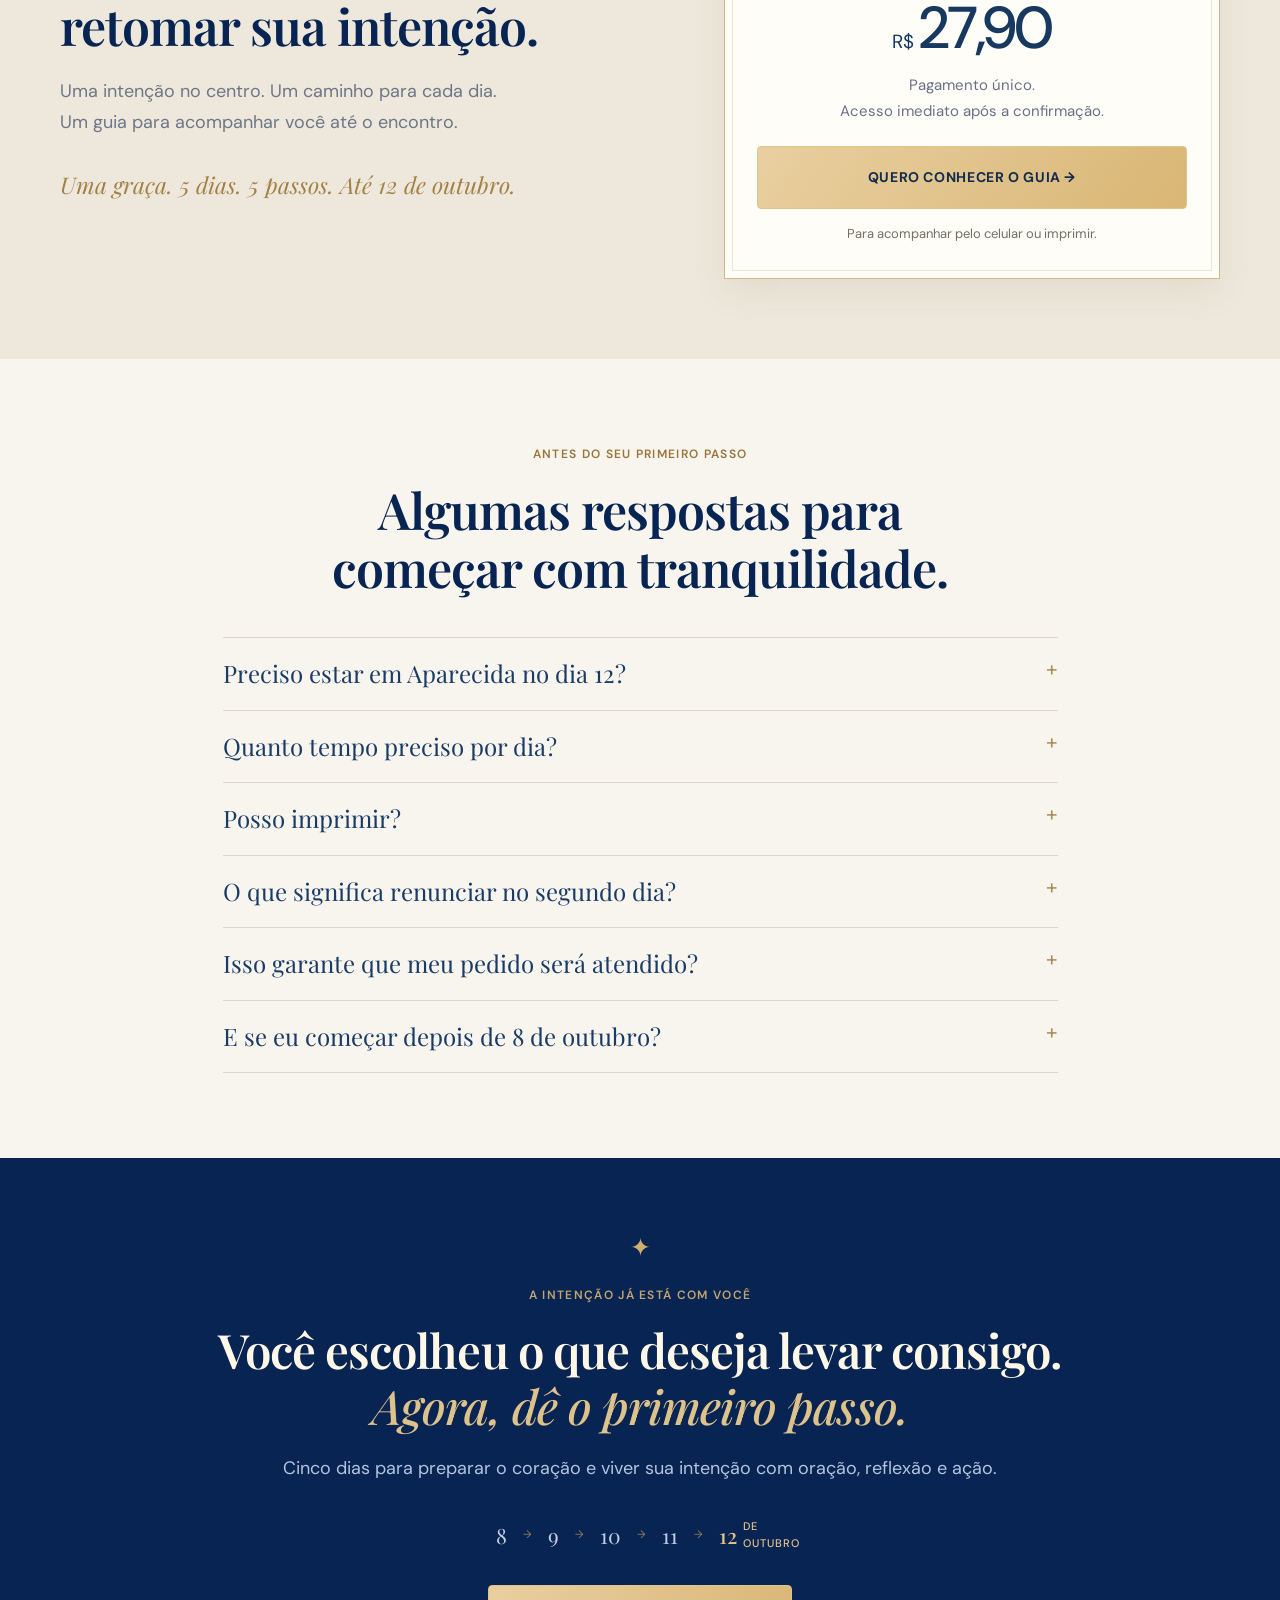
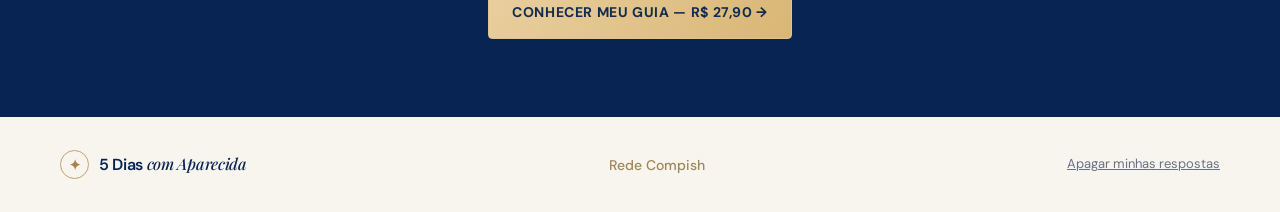
<file: venda.html>
<!doctype html>
<html lang="pt-BR">
  <head>
    <meta charset="utf-8" />
    <meta name="viewport" content="width=device-width, initial-scale=1" />
    <meta name="theme-color" content="#082452" />
    <meta name="description" content="Uma jornada prática e espiritual de 8 a 12 de outubro. Uma graça, 5 dias, 5 passos, até 12 de outubro." />
    <title>5 Dias com Aparecida — prepare seu coração para o dia 12</title>
    <link rel="preconnect" href="https://fonts.googleapis.com" />
    <link rel="preconnect" href="https://fonts.gstatic.com" crossorigin />
    <link href="https://fonts.googleapis.com/css2?family=DM+Sans:wght@400;500;600;700&family=Playfair+Display:wght@500;600;700&display=swap" rel="stylesheet" />
    <link rel="stylesheet" href="styles.css" /><link rel="stylesheet" href="sales.css" />
    <script>window.pixelId = "6ac5bcd2f50d160d5f7379bc";</script>
    <script src="https://cdn.utmify.com.br/scripts/pixel/pixel.js" async defer></script>
    <script src="https://cdn.utmify.com.br/scripts/utms/latest.js" data-utmify-prevent-xcod-sck data-utmify-prevent-subids async defer></script>
  </head>
  <body class="sales-page"><div class="six-sales">
  <header class="sx-header sx-wrap">
    <a href="#sua-jornada" class="sx-brand"><span class="sx-brand-star" aria-hidden="true">✦</span><span>5 Dias <em>com Aparecida</em></span></a>
    <a class="sx-nav-link" href="#caminho"><span class="sx-nav-full">Conheça os cinco passos</span><span class="sx-nav-mobile">5 passos</span> <span aria-hidden="true">↘</span></a>
  </header>
  <main>
    <section class="sx-hero">
      <div class="sx-hero-glow" aria-hidden="true"></div>
      <div class="sx-clock-first sx-wrap"><div class="sx-clock-focus"><h2 class="sx-clock-title" data-clock-title>A SUA GRAÇA EM:</h2><div class="sx-countdown sx-clock-digits" role="timer" aria-live="off" aria-label="Tempo restante até 12 de outubro de 2026, às zero horas de Brasília"><div><strong data-count-days>--</strong><span>DIAS</span></div><i aria-hidden="true">:</i><div><strong data-count-hours>--</strong><span>HORAS</span></div><i aria-hidden="true">:</i><div><strong data-count-minutes>--</strong><span>MINUTOS</span></div><i aria-hidden="true">:</i><div><strong data-count-seconds>--</strong><span>SEGUNDOS</span></div></div><p class="sx-clock-date"><span class="sx-clock-date-full">12 DE OUTUBRO • DIA DE NOSSA SENHORA APARECIDA</span><span class="sx-clock-date-short">12 OUT · HORÁRIO DE BRASÍLIA</span></p><p class="sx-clock-copy" data-clock-invitation>Faltam poucos dias. Comece hoje a preparar a intenção que você deseja levar consigo.</p><p class="sx-clock-copy-mobile" data-clock-invitation-mobile>Prepare sua intenção em cinco passos, de 8 a 12 de outubro.</p><button type="button" class="sx-button" data-checkout data-clock-cta>COMEÇAR MEUS 5 DIAS <span aria-hidden="true">→</span></button><small class="sx-clock-timezone"><span class="sx-clock-timezone-full">Contagem até 12/10/2026, às 00h · horário de Brasília</span><span class="sx-clock-timezone-short">Horário de Brasília</span></small></div></div>
      <div class="sx-wrap sx-hero-grid">
        <div class="sx-hero-copy">
          <p class="sx-date-pill" data-campaign-badge>DE 8 A 12 DE OUTUBRO · UMA JORNADA DE FÉ</p>
          <p class="sx-person-greeting" data-sales-greeting>Sua intenção já tem um lugar nesta jornada.</p>
          <h1 class="sx-headline-desktop">Você já sabe o que deseja pedir a Nossa Senhora.<br /><em>Agora prepare seu coração para levar esse pedido até Ela.</em></h1><h1 class="sx-headline-mobile">Um passo por dia <em>até o encontro.</em></h1>
          <p class="sx-lead sx-lead-desktop" data-hero-lead>Uma preparação de cinco dias para Nossa Senhora Aparecida, de 8 a 12 de outubro. Siga um caminho simples de oração, ação e preparação, com sua intenção no centro — e chegue ao dia 12 sabendo como apresentar aquilo que hoje ocupa seu coração.</p><p class="sx-lead sx-lead-mobile">O guia acompanha sua oração e sua ação, de 8 a 12 de outubro.</p>
          <button type="button" class="sx-button" data-checkout data-start-label>Quero começar minha preparação <span aria-hidden="true">→</span></button>
          <p class="sx-cta-note">Acesso imediato após a confirmação <span>·</span> Guia prático <span>·</span> <strong>R$ 27,90</strong></p>
          <div class="sx-hero-signature"><span></span><p>Uma graça. 5 dias. 5 passos.<br /><strong>Até 12 de outubro.</strong></p></div>
        </div>
        <figure class="sx-hero-art">
          <img src="images/nossa-senhora-quiz.png" alt="Imagem devocional de Nossa Senhora Aparecida com manto azul e detalhes dourados" fetchpriority="high" />
          <figcaption><span>ORAÇÃO · REFLEXÃO · AÇÃO</span><p>O caminho começa<br /><em>no coração.</em></p></figcaption>
        </figure>
      </div>
    </section>

    <figure class="sx-early-product sx-wrap">
      <img src="images/mockup-guia-aparecida.png" alt="Conceito visual do guia de bolso dobrado com Nossa Senhora Aparecida na capa" loading="lazy" decoding="async" width="1774" height="887" />
      <figcaption>Um guia de bolso para levar consigo.</figcaption>
    </figure>

    <section class="sx-emotion sx-wrap">
      <p class="sx-kicker">O QUE VOCÊ LEVA CONSIGO</p>
      <h2>Alguns pedidos acompanham<br />a gente por muito tempo.</h2>
      <div class="sx-emotion-copy">
        <p>Talvez você já tenha feito esse mesmo pedido outras vezes. Talvez essa situação acompanhe você há meses — ou até anos.</p>
        <p>E, quando chega o Dia de Nossa Senhora Aparecida, surge novamente aquela vontade de colocar tudo nas mãos Dela.</p>
        <p>Os dias antes desse encontro podem ter um sentido próprio: dar espaço à sua intenção, escolher uma oração e realizar um pequeno gesto a cada dia.</p>
      </div>
      <p class="sx-emotion-highlight">Você pode chegar ao dia 12 com um pedido no coração.<br /><em>E com cinco passos de preparação vividos por você.</em></p>
    </section>

    <section class="sx-method" id="caminho">
      <div class="sx-wrap">
        <div class="sx-section-heading">
          <p class="sx-kicker">CINCO DIAS. UM PASSO DE CADA VEZ.</p>
          <h2>Um caminho concreto entre<br />hoje e o dia 12.</h2>
          <p>Você não precisa descobrir o que rezar ou o que fazer a cada dia. Abra seu guia, viva o passo proposto e marque como concluído.</p>
        </div>
        <ol class="sx-timeline">
          <li><time datetime="2026-10-08">8 OUT</time><span class="sx-step-dot">01</span><h3>Entregar</h3><p>Definir a graça ou intenção que deseja colocar nas mãos de Nossa Senhora e iniciar sua preparação.</p></li>
          <li><time datetime="2026-10-09">9 OUT</time><span class="sx-step-dot">02</span><h3>Renunciar</h3><p>Escolher uma pequena renúncia ou gesto voluntário, possível e seguro, que represente seu compromisso.</p></li>
          <li><time datetime="2026-10-10">10 OUT</time><span class="sx-step-dot">03</span><h3>Interceder</h3><p>Dedicar um momento à oração e à intercessão pela graça que está apresentando.</p></li>
          <li><time datetime="2026-10-11">11 OUT</time><span class="sx-step-dot">04</span><h3>Agir e preparar</h3><p>Dar um passo concreto, escrever sua intenção ou carta e preparar o coração para o dia 12.</p></li>
          <li><time datetime="2026-10-12">12 OUT</time><span class="sx-step-dot sx-step-final">05</span><h3>Apresentar</h3><p>Apresentar sua intenção no Santuário, em uma igreja, diante de uma imagem ou de onde estiver.</p></li>
        </ol>
        <div class="sx-daily-recipe"><p><strong>Em cada dia, um passo simples:</strong></p><span>Reflexão curta</span><i aria-hidden="true">·</i><span>Oração</span><i aria-hidden="true">·</i><span>Ação prática</span><i aria-hidden="true">·</i><span>Pequeno compromisso</span><i aria-hidden="true">·</i><span>Marcar como concluído</span></div>
        <div class="sx-check-row" aria-label="Prévia do checklist dos cinco dias"><span><i class="sx-check" aria-hidden="true"></i> Dia 1</span><span><i class="sx-check" aria-hidden="true"></i> Dia 2</span><span><i class="sx-check" aria-hidden="true"></i> Dia 3</span><span><i class="sx-check" aria-hidden="true"></i> Dia 4</span><span><i class="sx-check" aria-hidden="true"></i> Dia 5 · 12 de outubro</span></div>
        <div class="sx-center"><button type="button" class="sx-button" data-checkout data-start-label>Quero começar minha preparação <span aria-hidden="true">→</span></button></div>
      </div>
    </section>

    <section class="sx-personal sx-wrap" id="sua-intencao">
      <div class="sx-personal-intro"><p class="sx-kicker">A SUA INTENÇÃO É O CENTRO</p><h2>É sobre aquilo que <em>você</em><br />está levando para Aparecida.</h2><p>Um mesmo caminho de cinco passos, vivido com a intenção que você compartilhou no questionário.</p></div>
      <div class="sx-personal-card">
        <span class="sx-small-label">O SEU PONTO DE PARTIDA</span>
        <h3 data-intention-label>Sua intenção pessoal</h3>
        <p data-personal-message>Você compartilhou uma intenção que deseja colocar nas mãos de Nossa Senhora Aparecida.</p>
        <blockquote data-intention-quote hidden></blockquote>
        <div class="sx-personal-divider"></div>
        <p data-personal-direction>Durante esses cinco dias, ela será o centro dos seus momentos de reflexão, oração e ação.</p>
        <label class="sx-category-label">Se quiser, ajuste o tema da sua intenção<select data-intention-category><option value="other">Outra intenção pessoal</option><option value="health">Saúde</option><option value="motherhood">Maternidade</option><option value="family">Família</option><option value="relationship">Casamento ou relacionamento</option><option value="relative">Filho ou familiar</option><option value="freedom">Álcool ou outra preocupação familiar</option><option value="work">Trabalho e carreira</option><option value="finance">Vida financeira</option><option value="home">Casa ou objetivo material</option></select></label>
      </div>
    </section>

    <section class="sx-product">
      <div class="sx-wrap sx-product-grid">
        <figure class="sx-product-stage sx-product-photo">
          <img src="images/mockup-guia-aparecida.png" alt="Conceito visual do guia de bolso dobrado, com capa azul de Nossa Senhora Aparecida e painéis em sanfona" loading="lazy" decoding="async" width="1774" height="887" />
          <figcaption class="sx-mockup-caption">Conceito visual do guia dobrável</figcaption>
        </figure>
        <div class="sx-product-copy"><p class="sx-kicker">NO PAPEL OU NO CELULAR</p><h2>Seu Guia Prático de Bolso<br /><em>5 Dias com Aparecida.</em></h2><p>Um companheiro para abrir a cada dia, acompanhar seu próximo passo e guardar aquilo que você deseja apresentar a Nossa Senhora.</p><p>Salve no celular ou imprima. Leve consigo para Aparecida — ou prepare seu momento de oração em casa.</p><div class="sx-product-note"><span aria-hidden="true">✦</span><p>Uma jornada para <strong>viver e acompanhar</strong>, com espaço para a sua intenção.</p></div><button type="button" class="sx-button" data-checkout>Quero meu guia de bolso <span aria-hidden="true">→</span></button></div>
      </div>
    </section>

    <section class="sx-clock-middle"><div class="sx-wrap"><p class="sx-clock-intro" data-clock-middle-intro>ENQUANTO VOCÊ LÊ, O DIA 12 SE APROXIMA.</p><div class="sx-clock-focus"><h2 class="sx-clock-title" data-clock-title>A SUA GRAÇA EM:</h2><div class="sx-countdown sx-clock-digits" role="timer" aria-live="off" aria-label="Tempo restante até 12 de outubro de 2026, às zero horas de Brasília"><div><strong data-count-days>--</strong><span>DIAS</span></div><i aria-hidden="true">:</i><div><strong data-count-hours>--</strong><span>HORAS</span></div><i aria-hidden="true">:</i><div><strong data-count-minutes>--</strong><span>MINUTOS</span></div><i aria-hidden="true">:</i><div><strong data-count-seconds>--</strong><span>SEGUNDOS</span></div></div><p class="sx-clock-date">12 DE OUTUBRO • DIA DE NOSSA SENHORA APARECIDA</p><p class="sx-clock-copy" data-clock-invitation>Faltam poucos dias. Comece hoje a preparar a intenção que você deseja levar consigo.</p><button type="button" class="sx-button" data-checkout data-clock-cta>COMEÇAR MEUS 5 DIAS <span aria-hidden="true">→</span></button><small class="sx-clock-timezone">Contagem até 12/10/2026, às 00h · horário de Brasília</small></div></div></section>

    <section class="sx-includes sx-wrap">
      <div class="sx-section-heading"><p class="sx-kicker">UM CAMINHO COMPLETO</p><h2>Você recebe a direção.<br />Cada passo é vivido por você.</h2></div>
      <ul class="sx-includes-list"><li>Jornada completa de cinco dias</li><li>Uma orientação por dia, de 8 a 12 de outubro</li><li>Orações para acompanhar a preparação</li><li>Ações práticas diárias</li><li>Espaço para registrar sua intenção</li><li>Checklist para marcar os cinco passos</li><li>Preparação especial para a véspera</li><li>Gesto devocional seguro para concluir no dia 12</li><li>Versão para imprimir ou acompanhar pelo celular</li></ul>
    </section>

    <section class="sx-arrival">
      <div class="sx-wrap sx-arrival-grid">
        <div><p class="sx-kicker">12 DE OUTUBRO · O ENCONTRO</p><h2>E então chegará<br /><em>o dia 12.</em></h2><p>Depois de cinco dias carregando conscientemente sua intenção, você chegará ao Dia de Nossa Senhora Aparecida tendo percorrido todo o caminho.</p><p>Se estiver em Aparecida, poderá levar seu guia consigo. Se estiver longe, poderá concluir sua preparação de onde estiver.</p><p>Naquele momento, você terá <strong>sua intenção escrita, sua oração final e o último passo da jornada.</strong></p></div>
        <div class="sx-final-paper"><span class="sx-small-label">5 DIAS COM APARECIDA</span><h3>Minha jornada<br /><em>até o encontro.</em></h3><ol><li><i class="sx-check sx-checked" aria-hidden="true"></i><span>Dia 1 <small>Entregar</small></span></li><li><i class="sx-check sx-checked" aria-hidden="true"></i><span>Dia 2 <small>Renunciar</small></span></li><li><i class="sx-check sx-checked" aria-hidden="true"></i><span>Dia 3 <small>Interceder</small></span></li><li><i class="sx-check sx-checked" aria-hidden="true"></i><span>Dia 4 <small>Agir e preparar</small></span></li><li class="sx-last-step"><i class="sx-check" aria-hidden="true"></i><span>Dia 5 <small>12 de outubro · Apresentar</small></span></li></ol><p>Minha intenção. Minha oração.<br />Meu momento com Nossa Senhora.</p><span class="sx-paper-preview">Prévia do checklist · os passos são marcados por você</span></div>
      </div>
    </section>

    <section class="sx-urgency sx-wrap sx-clock-third"><p class="sx-clock-intro">AGORA A DECISÃO É SUA.</p><div class="sx-clock-focus"><h2 class="sx-clock-title" data-clock-title>A SUA GRAÇA EM:</h2><div class="sx-countdown sx-clock-digits" role="timer" aria-live="off" aria-label="Tempo restante até 12 de outubro de 2026, às zero horas de Brasília"><div><strong data-count-days>--</strong><span>DIAS</span></div><i aria-hidden="true">:</i><div><strong data-count-hours>--</strong><span>HORAS</span></div><i aria-hidden="true">:</i><div><strong data-count-minutes>--</strong><span>MINUTOS</span></div><i aria-hidden="true">:</i><div><strong data-count-seconds>--</strong><span>SEGUNDOS</span></div></div><p class="sx-clock-date">12 DE OUTUBRO • DIA DE NOSSA SENHORA APARECIDA</p><p class="sx-clock-copy" data-clock-invitation>Faltam poucos dias. Comece hoje a preparar a intenção que você deseja levar consigo.</p><button type="button" class="sx-button" data-checkout data-clock-cta>COMEÇAR MEUS 5 DIAS <span aria-hidden="true">→</span></button><small class="sx-clock-timezone">Contagem até 12/10/2026, às 00h · horário de Brasília</small></div><div class="sx-clock-campaign-note"><h3 data-urgency-title>O lançamento é em 7 de outubro. O primeiro passo é no dia 8. Prepare-se hoje.</h3><p data-urgency-copy>Para viver os cinco passos de 8 a 12 de outubro, organize agora o seu começo.</p></div></section>

    <section class="sx-price-section" id="comprar">
      <div class="sx-wrap sx-price-grid">
        <div class="sx-price-intro"><p class="sx-kicker">SEU PRÓXIMO PASSO</p><h2 data-price-title>Comece sua preparação<br />para o dia 12.</h2><p>Uma intenção no centro. Um caminho para cada dia. Um guia para acompanhar você até o encontro.</p><span class="sx-price-motto">Uma graça. 5 dias. 5 passos. Até 12 de outubro.</span></div>
        <div class="sx-price-card"><span class="sx-small-label">GUIA PRÁTICO DE BOLSO</span><h3>5 Dias<br /><em>com Aparecida</em></h3><p class="sx-price">R$ <strong>27,90</strong></p><p class="sx-price-detail">Pagamento único.<br />Acesso imediato após a confirmação.</p><button type="button" class="sx-button" data-checkout data-price-cta>SIM, QUERO COMEÇAR AGORA <span aria-hidden="true">→</span></button><p class="sx-price-footnote">Para acompanhar pelo celular ou imprimir.</p></div>
      </div>
    </section>

    <section class="sx-faq sx-wrap">
      <div class="sx-section-heading"><p class="sx-kicker">ANTES DO SEU PRIMEIRO PASSO</p><h2>Algumas respostas para<br />começar com tranquilidade.</h2></div>
      <div class="sx-faq-list"><details><summary>Preciso estar em Aparecida no dia 12?</summary><p>Não. O guia contempla tanto quem estará no Santuário quanto quem viverá o dia 12 em casa ou em outro lugar.</p></details><details><summary>Quanto tempo preciso por dia?</summary><p>A proposta é simples e feita para caber na rotina: uma reflexão curta, uma oração, uma ação e um pequeno compromisso. Você pode adaptar cada momento ao seu ritmo.</p></details><details><summary>Posso imprimir?</summary><p>Sim. Você pode imprimir seu guia ou salvá-lo no celular para acompanhar a jornada.</p></details><details><summary>O que significa renunciar no segundo dia?</summary><p>Uma escolha pequena, voluntária e segura, como reservar um tempo que seria dedicado a uma distração. Respeite seus limites; a jornada não exige privação de alimentos nem práticas que coloquem sua saúde em risco.</p></details><details><summary>Isso garante que meu pedido será atendido?</summary><p>Não. A fé não é uma transação. O guia oferece uma preparação espiritual organizada para viver esses cinco dias com intenção, oração e ação. A compra não garante cura, gravidez, dinheiro ou reconciliação.</p></details><details><summary>E se eu começar depois de 8 de outubro?</summary><p>A jornada foi pensada para 8 a 12 de outubro. Se começar depois, acompanhe os passos possíveis no seu ritmo; você pode adaptar os passos ao tempo disponível até o dia 12. Você também pode retomar o roteiro em outro período.</p></details></div>
    </section>

    <section class="sx-final-cta"><div class="sx-wrap"><span class="sx-final-star" aria-hidden="true">✦</span><p class="sx-kicker">A INTENÇÃO JÁ ESTÁ COM VOCÊ</p><h2>Você escolheu o que deseja levar consigo.<br /><em>Agora, dê o primeiro passo.</em></h2><p data-final-message>Cinco dias para preparar o coração e viver sua intenção com oração, reflexão e ação.</p><div class="sx-final-dates" aria-label="Jornada de 8 a 12 de outubro"><span>8</span><i>→</i><span>9</span><i>→</i><span>10</span><i>→</i><span>11</span><i>→</i><strong>12 <small>DE OUTUBRO</small></strong></div><button type="button" class="sx-button" data-checkout data-final-cta>Começar meus 5 dias agora — R$ 27,90 <span aria-hidden="true">→</span></button></div></section>
  </main>
  <footer class="sx-footer sx-wrap"><a href="index.html" class="sx-brand"><span class="sx-brand-star" aria-hidden="true">✦</span><span>5 Dias <em>com Aparecida</em></span></a><span>Rede Compish</span><button type="button" data-clear-answers>Apagar minhas respostas</button></footer>
  <dialog class="sx-checkout-dialog" data-checkout-dialog><h2>A compra ainda não está disponível nesta prévia.</h2><p>A oferta está pronta para receber o link de pagamento. Nenhum valor foi cobrado.</p><button type="button" class="sx-button" data-close-checkout>Voltar à página</button></dialog>
</div>
<script src="tracking.js"></script><script src="sales.js"></script><script src="script.js"></script></body></html>
</file>
<file: styles.css>
:root {
  --paper: #f0f4fa;
  --paper-dark: #e2eaf5;
  --white: #fffdf8;
  --ink: #29271f;
  --muted: #716c60;
  --green: #164690;
  --green-dark: #082452;
  --green-soft: #e8effa;
  --wine: #28569a;
  --gold: #bf985b;
  --line: #dbe3ef;
  --shadow: 0 20px 58px rgba(52, 44, 31, .11);
}

* { box-sizing: border-box; }
html { scroll-behavior: smooth; }
body {
  margin: 0;
  color: var(--ink);
  background: var(--paper);
  font-family: "DM Sans", sans-serif;
  font-size: 15px;
  line-height: 1.65;
  -webkit-font-smoothing: antialiased;
}
button, a { font: inherit; }
a { color: inherit; }
a:focus-visible, button:focus-visible, input:focus-visible + .radio-dot { outline: 3px solid var(--gold); outline-offset: 3px; }
.page-shell { width: min(1140px, calc(100% - 56px)); margin-inline: auto; }
.site-header {
  width: min(1280px, calc(100% - 56px));
  min-height: 78px;
  margin-inline: auto;
  display: flex;
  align-items: center;
  justify-content: space-between;
  border-bottom: 1px solid rgba(65, 57, 42, .12);
}
.brand { display: inline-flex; align-items: center; gap: 9px; color: var(--green); font-size: 14px; font-weight: 700; letter-spacing: -.035em; text-decoration: none; }
.brand em { font-family: "Playfair Display", Georgia, serif; font-weight: 500; }
.brand-symbol { width: 29px; height: 29px; display: grid; place-items: center; border: 1px solid #cab783; border-radius: 50%; color: var(--wine); font-family: "Playfair Display", Georgia, serif; font-size: 16px; font-weight: 500; }
.brand-small { font-size: 12px; }
.brand-small .brand-symbol { width: 24px; height: 24px; font-size: 13px; }
.header-link { color: var(--green); font-size: 11px; text-decoration: none; }
.header-link:hover { text-decoration: underline; text-underline-offset: 4px; }
.eyebrow { display: flex; align-items: center; gap: 9px; margin: 0 0 18px; color: var(--wine); font-size: 9px; font-weight: 700; letter-spacing: .16em; }
.eyebrow > span { width: 21px; height: 1px; background: var(--gold); }
h1, h2, h3, p { margin-top: 0; }
h1, h2, h3 { font-family: "Playfair Display", Georgia, serif; font-weight: 500; letter-spacing: -.035em; }

/* First screen and quiz */
.hero { min-height: 622px; padding-block: 64px 77px; display: grid; grid-template-columns: minmax(0, 1fr) minmax(410px, .86fr); gap: clamp(55px, 8vw, 104px); align-items: center; }
.hero-copy { max-width: 540px; }
.hero-copy h1 { max-width: 550px; margin-bottom: 20px; font-size: clamp(48px, 5.7vw, 72px); line-height: 1.02; }
.hero-copy h1 em { color: var(--green); font-weight: 500; }
.hero-description { max-width: 465px; margin-bottom: 22px; color: var(--muted); font-size: 16px; line-height: 1.75; }
.hero-footnote { display: flex; align-items: center; gap: 9px; color: #858071; font-size: 11px; }
.footnote-icon { color: var(--gold); font-size: 18px; }
.text-cta { display: inline-flex; align-items: center; gap: 12px; margin-top: 37px; color: var(--green); font-size: 11px; font-weight: 700; text-decoration: none; }
.text-cta span { font-size: 16px; transition: transform .18s ease; }
.text-cta:hover span { transform: translateY(3px); }
.quiz-card { position: relative; padding: 29px 30px 20px; border: 1px solid rgba(74, 65, 49, .10); border-radius: 4px; background: var(--white); box-shadow: var(--shadow); }
.quiz-card::before { position: absolute; z-index: -1; top: 12px; right: -12px; bottom: -12px; left: 12px; border: 1px solid #d9cfbb; border-radius: 4px; content: ""; }
.quiz-meta { display: flex; align-items: center; justify-content: space-between; margin-bottom: 12px; color: #8c8578; font-size: 8px; font-weight: 700; letter-spacing: .16em; }
.quiz-meta #step-count { color: var(--green); font-size: 11px; letter-spacing: 0; }
.quiz-meta i { color: #aaa394; font-style: normal; font-weight: 500; }
.progress-track { height: 3px; overflow: hidden; margin-bottom: 26px; background: #eee8dc; }
.progress-track span { display: block; width: 33.33%; height: 100%; background: var(--gold); transition: width .3s ease; }
.quiz-step { min-width: 0; margin: 0; padding: 0; border: 0; animation: rise .24s ease both; }
.quiz-step[hidden] { display: none; }
.quiz-step legend { max-width: 460px; margin-bottom: 5px; padding: 0; font-family: "Playfair Display", Georgia, serif; font-size: 23px; line-height: 1.3; letter-spacing: -.025em; }
.question-hint { min-height: 20px; margin-bottom: 16px; color: #857e71; font-size: 10px; }
.answer { position: relative; min-height: 47px; display: flex; align-items: center; gap: 10px; margin-bottom: 7px; padding: 9px 11px; border: 1px solid var(--line); border-radius: 3px; color: #514d43; cursor: pointer; font-size: 11px; transition: background .18s ease, border-color .18s ease, transform .18s ease; }
.answer:hover { transform: translateY(-1px); border-color: #9fae9d; background: #fcfbf6; }
.answer input { position: absolute; width: 1px; height: 1px; opacity: 0; }
.radio-dot { width: 15px; height: 15px; flex: 0 0 15px; border: 1px solid #c7bfaf; border-radius: 50%; background: white; }
.answer input:checked + .radio-dot { border: 5px solid var(--green); }
.answer:has(input:checked) { border-color: #94a48f; background: var(--green-soft); }
.answer-arrow { margin-left: auto; color: #9b9384; font-size: 13px; opacity: 0; }
.answer:hover .answer-arrow, .answer:has(input:checked) .answer-arrow { opacity: 1; }
.form-error { min-height: 17px; margin: 3px 0 0; color: var(--wine); font-size: 10px; }
.quiz-actions { display: flex; align-items: center; justify-content: space-between; gap: 10px; margin-top: 6px; }
.button { min-height: 47px; display: inline-flex; align-items: center; justify-content: center; gap: 16px; padding: 0 18px; border: 0; border-radius: 3px; text-decoration: none; font-size: 11px; font-weight: 700; cursor: pointer; transition: transform .18s ease, background .18s ease, box-shadow .18s ease; }
.button:hover:not(:disabled) { transform: translateY(-2px); box-shadow: 0 8px 18px rgba(37, 59, 47, .16); }
.button span { font-size: 17px; font-weight: 400; }
.button-dark { color: var(--white); background: var(--green); }
.button-dark:hover { background: var(--green-dark); }
#next-button, #submit-button { min-width: 176px; margin-left: auto; }
.back-button { padding: 9px 0; border: 0; color: var(--muted); background: transparent; font-size: 10px; cursor: pointer; }
.privacy-note { margin: 15px 0 0; padding-top: 11px; border-top: 1px solid #eee9e0; color: #8c8578; text-align: center; font-size: 8px; }
.privacy-note span { color: var(--green); }
[hidden] { display: none !important; }
.promise-strip { color: #f8f3e8; background: var(--green); }
.promise-inner { min-height: 78px; display: flex; align-items: center; justify-content: center; gap: 13px; }
.promise-inner > span { color: #d9c58d; font-size: 19px; }
.promise-inner p { margin: 0; font-family: "Playfair Display", Georgia, serif; font-size: 15px; font-style: italic; }
.site-footer { min-height: 86px; display: flex; align-items: center; justify-content: space-between; gap: 18px; }
.site-footer p { margin: 0; color: #958d7e; font-size: 9px; }

/* Landing page shell: copy and artwork are intentionally placeholders. */
.sales-hero { min-height: 585px; padding-block: 63px 76px; display: grid; grid-template-columns: minmax(0, 1fr) minmax(390px, .88fr); gap: clamp(52px, 8vw, 100px); align-items: center; }
.sales-copy { max-width: 555px; }
.quiz-result { display: inline-block; margin: 0 0 14px; padding: 6px 10px; border: 1px solid #d8cfbd; color: var(--green); background: rgba(255, 253, 248, .55); font-size: 9px; }
.sales-copy h1 { margin-bottom: 17px; color: var(--green); font-size: clamp(45px, 5.2vw, 65px); line-height: 1.04; }
.sales-lead { max-width: 460px; margin-bottom: 23px; color: var(--muted); font-size: 14px; line-height: 1.8; }
.image-slot { position: relative; display: flex; flex-direction: column; align-items: flex-start; justify-content: flex-end; overflow: hidden; padding: 23px; border: 1px dashed #b5a783; color: var(--green-dark); background: linear-gradient(145deg, #e9e2d4 0%, #f5f0e5 47%, #dce3d8 100%); }
.image-slot::before, .image-slot::after { position: absolute; border: 1px solid rgba(73, 95, 76, .16); border-radius: 50%; content: ""; pointer-events: none; }
.image-slot::before { width: 230px; height: 230px; top: 12%; right: 10%; }
.image-slot::after { width: 300px; height: 300px; top: 4%; right: 1%; }
.image-slot > * { position: relative; z-index: 1; }
.image-slot-hero { min-height: 405px; }
.image-slot-tall { min-height: 365px; }
.image-slot-product { min-height: 365px; align-items: center; justify-content: center; text-align: center; background: linear-gradient(145deg, #e8e0d1, #f2eadb 48%, #e3e9df); }
.image-slot-product::before { top: 22%; right: calc(50% - 100px); width: 200px; height: 200px; }
.image-slot-product::after { top: 17%; right: calc(50% - 123px); width: 246px; height: 246px; }
.image-slot-mary { min-height: 345px; color: #fffaf1; background: linear-gradient(145deg, #435e4d, #283d32); }
.image-slot-mary::before, .image-slot-mary::after { border-color: rgba(232, 211, 159, .35); }
.image-index { margin-bottom: 7px; color: var(--wine); font-size: 8px; font-weight: 700; letter-spacing: .17em; }
.image-slot-title { max-width: 300px; font-family: "Playfair Display", Georgia, serif; font-size: 23px; line-height: 1.15; }
.image-slot-note { margin-top: 6px; color: #736e62; font-size: 10px; }
.image-slot code { display: inline-block; margin-top: 14px; padding: 4px 6px; border: 1px solid rgba(54, 76, 61, .17); color: #726b5d; background: rgba(255, 253, 248, .65); font-family: "DM Sans", sans-serif; font-size: 8px; }
.image-slot-mary .image-index { color: #e2c984; }
.image-slot-mary .image-slot-note { color: #d1d4c9; }
.image-slot-mary code { border-color: rgba(255, 255, 255, .22); color: #ece7dc; background: rgba(255, 255, 255, .08); }
.idea-section { padding-block: 82px; background: var(--white); }
.idea-grid { display: grid; grid-template-columns: 1.04fr .96fr; gap: clamp(50px, 8vw, 100px); align-items: center; }
.idea-copy h2, .section-intro h2, .faith-copy h2, .offer-card h2 { margin-bottom: 13px; color: var(--green); font-size: clamp(34px, 4vw, 47px); line-height: 1.12; }
.idea-copy > p:not(.eyebrow) { max-width: 470px; margin-bottom: 25px; color: var(--muted); font-size: 12px; line-height: 1.8; }
.idea-prompt { display: flex; align-items: flex-start; gap: 12px; padding-block: 13px; border-top: 1px solid var(--line); }
.idea-prompt:last-child { border-bottom: 1px solid var(--line); }
.idea-prompt > span, .feature-placeholders span { color: var(--gold); font-family: "Playfair Display", Georgia, serif; font-size: 15px; }
.idea-prompt p { margin: 0; color: #827b6e; font-size: 10px; line-height: 1.6; }
.idea-prompt strong { color: var(--ink); font-size: 11px; }
.material-section { padding-block: 84px 91px; }
.section-intro { max-width: 620px; margin: 0 auto 34px; text-align: center; }
.section-intro .eyebrow { justify-content: center; }
.section-intro p:last-child { margin-bottom: 0; color: var(--muted); font-size: 11px; }
.material-layout { display: grid; grid-template-columns: .93fr 1.07fr; gap: clamp(43px, 8vw, 95px); align-items: center; }
.material-copy h3 { margin-bottom: 10px; color: var(--green); font-size: 26px; }
.material-copy > p { max-width: 455px; color: var(--muted); font-size: 12px; line-height: 1.8; }
.feature-placeholders { margin: 20px 0 0; padding: 0; list-style: none; }
.feature-placeholders li { display: flex; align-items: center; gap: 12px; padding: 11px 0; border-top: 1px solid var(--line); color: #625d52; font-size: 10px; }
.feature-placeholders li:last-child { border-bottom: 1px solid var(--line); }
.faith-section { padding-block: 76px; color: #faf6ed; background: var(--green-dark); }
.faith-grid { display: grid; grid-template-columns: 1fr .88fr; gap: clamp(50px, 8vw, 98px); align-items: center; }
.faith-copy .eyebrow { color: #dfc889; }
.faith-copy h2 { max-width: 500px; color: #faf6ed; }
.faith-copy > p:last-child { max-width: 450px; margin-bottom: 0; color: #c7cabe; font-size: 12px; line-height: 1.8; }
.offer-section { padding-block: 80px; }
.offer-card { max-width: 640px; margin-inline: auto; padding: 40px 35px; border: 1px solid #ded4c1; background: var(--white); text-align: center; box-shadow: 0 14px 35px rgba(58, 47, 31, .06); }
.offer-card .eyebrow { justify-content: center; }
.offer-card > p:not(.eyebrow) { color: var(--muted); font-size: 11px; }
.button-disabled { margin-top: 7px; color: #716b60; background: #e6e1d8; cursor: not-allowed; }
.site-footer .header-link { font-size: 9px; }

@keyframes rise { from { opacity: 0; transform: translateY(5px); } to { opacity: 1; transform: translateY(0); } }
@media (max-width: 900px) {
  .hero { grid-template-columns: 1fr 1fr; gap: 38px; }
  .quiz-card { padding-inline: 23px; }
  .sales-hero { grid-template-columns: 1fr .9fr; gap: 36px; }
  .idea-grid, .faith-grid { gap: 42px; }
}
@media (max-width: 720px) {
  .page-shell, .site-header { width: min(100% - 36px, 560px); }
  .site-header { min-height: 68px; }
  .hero { min-height: unset; padding-block: 47px 62px; grid-template-columns: 1fr; gap: 37px; }
  .hero-copy h1 { font-size: clamp(48px, 11vw, 64px); }
  .hero-description { font-size: 14px; }
  .text-cta { margin-top: 25px; }
  .quiz-card { padding: 25px 21px 19px; }
  .quiz-card::before { right: -7px; bottom: -7px; left: 7px; }
  .quiz-step legend { font-size: 21px; }
  .promise-inner { min-height: 75px; justify-content: flex-start; }
  .promise-inner p { font-size: 13px; }
  .site-footer { min-height: unset; padding-block: 21px; flex-wrap: wrap; }
  .site-footer p { order: 3; width: 100%; }
  .sales-hero { min-height: unset; padding-block: 45px 61px; grid-template-columns: 1fr; gap: 29px; }
  .sales-copy h1 { font-size: clamp(43px, 10vw, 58px); }
  .image-slot-hero { min-height: 360px; }
  .idea-section, .material-section { padding-block: 61px; }
  .idea-grid, .material-layout, .faith-grid { grid-template-columns: 1fr; gap: 32px; }
  .idea-grid .image-slot { order: 2; }
  .image-slot-tall, .image-slot-product, .image-slot-mary { min-height: 315px; }
  .material-layout .image-slot { order: 0; }
  .faith-section { padding-block: 58px; }
  .offer-section { padding-block: 59px; }
  .offer-card { padding: 31px 21px; }
}
@media (max-width: 420px) {
  .page-shell, .site-header { width: calc(100% - 30px); }
  .brand { gap: 7px; font-size: 13px; }
  .brand-symbol { width: 26px; height: 26px; }
  .header-link { font-size: 10px; }
  .hero-copy h1 { font-size: 47px; }
  .answer { min-height: 45px; padding-inline: 9px; font-size: 10px; }
  .quiz-card { padding-inline: 17px; }
  #next-button, #submit-button { min-width: 158px; }
  .image-slot-hero { min-height: 310px; }
}
@media (prefers-reduced-motion: reduce) {
  *, *::before, *::after { scroll-behavior: auto !important; animation-duration: .01ms !important; animation-iteration-count: 1 !important; transition-duration: .01ms !important; }
}

/* O quiz ocupa toda a primeira tela. */
.quiz-fullscreen { min-height: 100svh; display: grid; grid-template-rows: 72px 1fr 48px; background: #f8faff; }
.quiz-fullscreen .site-header { width: 100%; min-height: 72px; padding: 0 36px; background: #082452; border-bottom: 1px solid rgba(220, 189, 115, .25); }
.quiz-fullscreen .brand { color: #fff7e5; font-size: 16px; }
.quiz-fullscreen .brand-symbol { color: #e3bf70; border-color: #c6a563; }
.journey-header { color: #bbcae3; font-size: 9px; letter-spacing: .18em; }
.quiz-screen { min-height: calc(100svh - 120px); display: grid; grid-template-columns: 38% 62%; }
.devotional-panel { position: relative; min-height: 580px; overflow: hidden; color: white; background: radial-gradient(ellipse at 50% 35%, #2457a0, #082452 75%); }
.devotional-art { position: absolute; inset: 0; }
.devotional-art img { width: 100%; height: 100%; object-fit: cover; object-position: center 38%; }
.devotional-panel::after { position: absolute; inset: 0; content: ''; background: linear-gradient(180deg, rgba(8,36,82,.04) 30%, rgba(8,36,82,.30) 53%, #082452 96%); }
.devotional-copy { position: absolute; z-index: 1; left: clamp(25px, 4vw, 60px); right: 25px; bottom: 35px; }
.devotional-copy .eyebrow { color: #e5c582; font-size: 8px; letter-spacing: .14em; margin-bottom: 15px; }
.devotional-copy h1 { color: #fff8ec; font-size: clamp(35px, 3.5vw, 52px); line-height: 1.1; margin-bottom: 13px; }
.devotional-copy h1 em { color: #e5c582; }
.devotional-copy > p:last-child { max-width: 330px; color: #cbd7eb; font-size: 12px; line-height: 1.7; margin: 0; }
.quiz-workspace { display: flex; align-items: center; justify-content: center; padding: 36px clamp(28px, 5vw, 85px); }
.quiz-fullscreen .quiz-card { width: 100%; max-width: 650px; padding: 0; border: 0; border-radius: 0; box-shadow: none; background: transparent; }
.quiz-fullscreen .quiz-card::before { display: none; }
.quiz-fullscreen .quiz-meta { font-size: 9px; color: #587095; margin-bottom: 16px; }
.quiz-fullscreen .quiz-meta #step-count { color: #123d7b; font-size: 13px; }
.quiz-fullscreen .progress-track { background: #dce5f3; margin-bottom: 31px; height: 4px; border-radius: 5px; }
.quiz-fullscreen .progress-track span { background: #c5a360; width: 10%; }
.quiz-fullscreen .quiz-step legend { max-width: 640px; color: #0a2b5c; font-size: clamp(27px, 2.7vw, 38px); line-height: 1.2; margin-bottom: 12px; outline: none; }
.quiz-fullscreen .question-hint { color: #6b7b92; font-size: 12px; margin-bottom: 22px; }
.quiz-fullscreen .answer { min-height: 54px; padding: 12px 16px; gap: 13px; margin-bottom: 9px; border: 1px solid #d6e0ef; background: white; border-radius: 7px; font-size: 13px; color: #334861; }
.quiz-fullscreen .answer:hover { background: #eef4fd; border-color: #9bb4d8; }
.quiz-fullscreen .answer:has(input:checked) { background: #e9f1ff; border-color: #3462aa; }
.quiz-fullscreen .radio-dot { border-color: #b5c4d9; width: 17px; height: 17px; flex-basis: 17px; }
.quiz-fullscreen .answer input:checked + .radio-dot { border-color: #164690; }
.quiz-fullscreen .answer-arrow { color: #37629d; }
.quiz-fullscreen .button { min-height: 49px; border-radius: 6px; font-size: 12px; }
.quiz-fullscreen .back-button { color: #627796; font-size: 12px; }
.quiz-fullscreen .form-error { color: #9e383e; font-size: 11px; min-height: 20px; }
.quiz-gentle-note { margin: 19px 0 0; font-size: 10px; color: #7c8ba1; text-align: center; }
.quiz-footer { display: flex; align-items: center; justify-content: space-between; padding: 0 36px; color: #b6c8e6; background: #082452; font-size: 10px; }
.quiz-footer strong { color: #e6c37c; font-weight: 600; font-size: 12px; letter-spacing: .03em; }
.sales-page .image-slot { background: linear-gradient(145deg, #dde6f3, #f4f7fc 47%, #c5d7f0); border-color: #9db2d3; }
.sales-page .image-slot-mary { background: linear-gradient(145deg, #205194, #082452); }
.sales-page .image-slot-mary .image-slot-note { color: #d2ddef; }
.sales-page .faith-copy > p:last-child { color: #c2d2ec; }
@media (max-width: 760px) {
  .quiz-fullscreen { grid-template-rows: 60px 1fr auto; }
  .quiz-fullscreen .site-header { min-height: 60px; padding: 0 20px; }
  .journey-header { font-size: 7px; }
  .quiz-screen { min-height: calc(100svh - 104px); grid-template-columns: 1fr; grid-template-rows: 145px 1fr; }
  .devotional-panel { min-height: 145px; }
  .devotional-art { left: auto; width: 155px; right: 8px; }
  .devotional-art img { object-position: center 25%; }
  .devotional-panel::after { background: linear-gradient(90deg, #082452 10%, rgba(8,36,82,.6) 60%, rgba(8,36,82,.06)); }
  .devotional-copy { left: 22px; right: 125px; bottom: 22px; }
  .devotional-copy .eyebrow { font-size: 6px; margin-bottom: 10px; letter-spacing: .07em; }
  .devotional-copy h1 { font-size: 29px; margin: 0; }
  .devotional-copy > p:last-child { display: none; }
  .quiz-workspace { padding: 27px 22px 23px; }
  .quiz-fullscreen .progress-track { margin-bottom: 23px; }
  .quiz-fullscreen .quiz-step legend { font-size: 27px; }
  .quiz-fullscreen .question-hint { font-size: 11px; margin-bottom: 17px; }
  .quiz-fullscreen .answer { min-height: 48px; font-size: 12px; padding: 10px 13px; margin-bottom: 7px; }
  .quiz-footer { min-height: 44px; padding: 10px 20px; gap: 10px; font-size: 8px; }
  .quiz-footer strong { font-size: 10px; white-space: nowrap; }
  .quiz-gentle-note { margin-top: 15px; font-size: 9px; }
}
@media (max-height: 700px) and (min-width: 761px) {
  .devotional-panel { min-height: 500px; }
  .quiz-workspace { padding-block: 25px; }
  .quiz-fullscreen .quiz-step legend { font-size: 29px; }
  .quiz-fullscreen .progress-track { margin-bottom: 22px; }
  .quiz-fullscreen .answer { min-height: 45px; margin-bottom: 7px; }
}
.landing-mary { margin: 0; height: 410px; overflow: hidden; border: 1px solid rgba(219,188,121,.35); }
.landing-mary img { width: 100%; height: 100%; object-fit: cover; object-position: center 33%; }
@media (max-width:760px) { .landing-mary { height: 355px; } }
.quiz-fullscreen { display: block; }
#quiz-view { min-height: 100svh; display: grid; grid-template-rows: 72px 1fr 48px; }
.input-label { display: block; color: #334861; font-size: 12px; margin-bottom: 9px; }
.text-input { width: 100%; border: 1px solid #c5d4e8; border-radius: 7px; padding: 15px; background: #fff; color: #12305c; font: inherit; font-size: 16px; outline-offset: 3px; }
.text-input:focus { border-color: #28569a; outline: 2px solid #b4c9e9; }
textarea.text-input { resize: vertical; min-height: 135px; }
.text-input:disabled { background: #edf1f7; }
.personal-data-note { color: #72829a; font-size: 11px; line-height: 1.7; margin: 14px 0 23px; }
.keep-private { display: flex; align-items: center; gap: 9px; font-size: 12px; color: #536884; margin: 15px 0; }
.keep-private input { accent-color: #164690; }
.travel-fields { display: grid; grid-template-columns: 1fr 1fr; gap: 15px; }
.travel-fields h3 { font-family: "DM Sans", sans-serif; font-weight: 600; letter-spacing: 0; font-size: 12px; color: #35547e; margin: 0 0 10px; }
.quiz-fullscreen .travel-fields .answer { min-height: 43px; font-size: 11px; padding: 10px; gap: 8px; }
.intention-quote { margin: 0 0 20px; padding: 15px 18px; border-left: 2px solid #bf985b; background: #e8eef7; color: #294d7c; font-size: 13px; white-space: pre-wrap; overflow-wrap: anywhere; }
.clear-answers { display: block; color: #6b7b92; font: inherit; font-size: 10px; cursor: pointer; border: 0; background: transparent; text-decoration: underline; padding: 0; margin: 0 0 20px; }
.support-note { display: block; color: #66758a; font-size: 11px; margin-top: 15px; }
.sales-copy h1, .quiz-fullscreen .quiz-step legend { overflow-wrap: anywhere; }
@media(max-width:760px) { #quiz-view { grid-template-rows:60px 1fr auto; } .travel-fields { gap:10px; } .quiz-fullscreen .travel-fields .answer { min-height:51px; font-size:10px; } }
@media(max-width:350px) { .travel-fields { grid-template-columns:1fr; } }

/* Tipografia confortável em todas as etapas, desde a entrada pelo nome. */
.quiz-transition { max-width:580px; margin-inline:auto; text-align:center; color:#12305c; }
.quiz-transition .brand-symbol { margin:0 auto 26px; width:48px; height:48px; color:#ad8347; }
.quiz-transition p { font-family:"Playfair Display",Georgia,serif; font-size:clamp(26px,3vw,36px); font-weight:500; line-height:1.4; }
#quiz-view { font-size:18px; text-rendering:optimizeLegibility; }
#quiz-view .brand { font-size:19px; letter-spacing:-.02em; }
#quiz-view .journey-header { font-size:12px; letter-spacing:.10em; }
#quiz-view .devotional-copy h1 { font-weight:600; letter-spacing:-.02em; line-height:1.16; }
#quiz-view .devotional-copy .eyebrow { font-size:12px; letter-spacing:.10em; }
#quiz-view .devotional-copy > p:last-child { font-size:17px; max-width:390px; }
#quiz-view .quiz-meta { font-size:12px; letter-spacing:.08em; gap:18px; line-height:1.5; }
#quiz-view .quiz-meta #step-count { font-size:15px; flex-shrink:0; }
#quiz-view .quiz-step legend { font-size:clamp(32px,3vw,42px); font-weight:600; letter-spacing:-.02em; line-height:1.25; margin-bottom:16px; overflow-wrap:break-word; }
#quiz-view .question-hint { font-size:17px; line-height:1.65; color:#526783; margin-bottom:24px; }
#quiz-view .input-label { font-size:16px; font-weight:500; margin-bottom:10px; }
#quiz-view .text-input { font-size:18px; line-height:1.6; padding:16px 18px; }
#quiz-view .text-input::placeholder { color:#687b96; opacity:1; }
#quiz-view .personal-data-note { font-size:14px; color:#586e8c; line-height:1.75; margin-top:17px; }
#quiz-view .answer { font-size:18px; line-height:1.5; min-height:64px; padding:15px 18px; margin-bottom:11px; }
#quiz-view .radio-dot { width:20px; height:20px; flex-basis:20px; }
#quiz-view .answer-arrow { font-size:19px; }
#quiz-view .travel-fields { gap:20px; }
#quiz-view .travel-fields h3 { font-size:17px; line-height:1.5; margin-bottom:14px; }
#quiz-view .travel-fields .answer { font-size:17px; min-height:62px; padding:13px; gap:10px; }
#quiz-view .keep-private { font-size:16px; line-height:1.6; gap:12px; align-items:flex-start; }
#quiz-view .keep-private input { width:19px; height:19px; flex-shrink:0; margin-top:3px; }
#quiz-view .button { min-height:58px; font-size:16px; padding:14px 23px; line-height:1.5; }
#quiz-view .back-button { font-size:15px; padding-block:14px; }
#quiz-view .quiz-actions { gap:20px; margin-top:12px; }
#quiz-view .form-error { font-size:14px; line-height:1.6; }
#quiz-view .quiz-gentle-note { font-size:14px; line-height:1.6; color:#5b708e; margin-top:22px; }
#quiz-view .quiz-footer { font-size:13px; gap:18px; }
#quiz-view .quiz-footer strong { font-size:15px; }
@media(max-width:760px) {
  #quiz-view .brand { font-size:17px; }
  #quiz-view .journey-header { font-size:10px; max-width:105px; text-align:right; }
  #quiz-view .devotional-copy .eyebrow { font-size:10px; line-height:1.5; }
  #quiz-view .devotional-copy h1 { font-size:30px; }
  #quiz-view .quiz-workspace { padding:32px 22px; }
  #quiz-view .quiz-step legend { font-size:32px; }
  #quiz-view .question-hint { font-size:17px; }
  #quiz-view .answer { font-size:17px; min-height:62px; padding:14px; }
  #quiz-view .quiz-meta { font-size:11px; letter-spacing:.04em; }
  #quiz-view .quiz-meta #step-count { font-size:14px; }
  #quiz-view .quiz-footer { padding-block:14px; font-size:12px; flex-wrap:wrap; }
  #quiz-view .quiz-footer strong { font-size:14px; }
  #quiz-view .quiz-actions { gap:14px; }
  #quiz-view #next-button, #quiz-view #submit-button { min-width:0; }
}
@media(max-width:560px) {
  #quiz-view .travel-fields { grid-template-columns:1fr; gap:22px; }
}
@media(max-width:360px) {
  #quiz-view .quiz-step legend { font-size:29px; }
  #quiz-view .quiz-workspace { padding-inline:18px; }
  #quiz-view .button { padding-inline:16px; }
}
</file>
<file: sales.css>
/* Estilos exclusivos da oferta após o questionário. */
.six-sales { --sx-navy:#082452; --sx-blue:#153e77; --sx-gold:#d9b879; --sx-cream:#f8f5ee; --sx-muted:#697184; background:var(--sx-cream); color:#24324a; font-family:"DM Sans",Arial,sans-serif; font-size:18px; line-height:1.75; text-rendering:optimizeLegibility; }
.six-sales *, .six-sales *::before, .six-sales *::after { box-sizing:border-box; }
.sx-wrap { width:min(1160px,calc(100% - 64px)); margin-inline:auto; }
.six-sales h1,.six-sales h2,.six-sales h3 { font-family:"Playfair Display",Georgia,serif; font-weight:600; letter-spacing:-.02em; }
.six-sales h2 { margin:0 0 20px; color:var(--sx-navy); font-size:clamp(36px,4vw,50px); line-height:1.17; }
.six-sales h2 em { font-weight:500; }
.six-sales p { margin:0 0 17px; }
.six-sales a:focus-visible,.six-sales button:focus-visible,.six-sales select:focus-visible,.six-sales summary:focus-visible { outline:3px solid #af803d; outline-offset:5px; }
.sx-header { height:79px; display:flex; align-items:center; justify-content:space-between; gap:24px; }
.sx-brand { display:flex; align-items:center; gap:10px; font-size:18px; font-weight:600; color:var(--sx-navy); text-decoration:none; letter-spacing:-.02em; }
.sx-brand em { font-family:"Playfair Display",Georgia,serif; font-weight:500; }
.sx-brand-star { display:grid; place-items:center; width:29px; height:29px; border:1px solid #c6a268; border-radius:50%; color:#aa8247; font-size:14px; }
.sx-nav-link { color:#5d6c83; text-decoration:none; font-size:14px; }
.sx-nav-link span { margin-left:12px; color:#a98144; }
.sx-hero { position:relative; overflow:hidden; color:#fdf9ef; background:#082452; }
.sx-hero-glow { position:absolute; inset:0; background:radial-gradient(ellipse at 82% 42%,rgba(70,107,163,.40),transparent 58%),radial-gradient(ellipse at 12% 90%,rgba(31,67,116,.55),transparent 54%); }
.sx-hero-grid { position:relative; padding-block:52px 54px; display:grid; grid-template-columns:1.22fr .88fr; align-items:center; gap:57px; }
.sx-date-pill { display:inline-block; padding:6px 12px; border:1px solid rgba(220,187,123,.4); color:#e1c692; background:rgba(225,198,146,.04); font-size:12px; letter-spacing:.12em; font-weight:600; }
.sx-person-greeting { color:#becde4; font-size:16px; margin-bottom:17px!important; }
.sx-hero h1 { margin:0 0 23px; color:#fffaf0; font-size:clamp(42px,4.5vw,56px); line-height:1.16; letter-spacing:-.025em; text-wrap:balance; }
.sx-hero h1 em { display:inline-block; margin-top:8px; color:#e3c68c; font-weight:500; }
.sx-lead { max-width:575px; color:#c5d2e6; font-size:19px; line-height:1.8; margin-bottom:25px!important; }
.sx-button { min-height:54px; display:inline-flex; justify-content:center; align-items:center; gap:15px; padding:15px 23px; border:1px solid #e1c38d; border-radius:4px; color:#132c4d; background:linear-gradient(125deg,#e9cfa0,#d9b675); font:700 14px/1.5 "DM Sans",sans-serif; text-transform:uppercase; letter-spacing:.045em; text-decoration:none; cursor:pointer; transition:transform .2s,box-shadow .2s,background .2s; }
.sx-button:hover { transform:translateY(-2px); box-shadow:0 9px 24px rgba(157,117,48,.20); background:#ecd5aa; }
.sx-button > span { font-size:18px; line-height:1; flex-shrink:0; }
.sx-cta-note { margin-top:11px!important; color:#adbed8; font-size:13px; line-height:1.8; }
.sx-cta-note span { color:#d5b577; margin-inline:5px; }
.sx-cta-note strong { color:#e9d3a7; font-weight:600; }
.sx-hero-signature { display:flex; align-items:center; gap:14px; margin-top:24px; }
.sx-hero-signature > span { width:30px; height:1px; background:#b69761; }
.sx-hero-signature p { margin:0; color:#d6deeb; font-family:"Playfair Display",Georgia,serif; font-size:19px; font-style:italic; line-height:1.6; }
.sx-hero-signature strong { color:#e6c998; font-weight:500; }
.sx-hero-art { position:relative; height:600px; margin:0 0 0 12px; border-radius:240px 240px 8px 8px; border:1px solid rgba(222,191,125,.48); background:#061b3c; box-shadow:0 30px 70px rgba(0,8,23,.25); }
.sx-hero-art::before { position:absolute; z-index:1; inset:-11px; border:1px solid rgba(207,176,112,.21); border-radius:250px 250px 9px 9px; pointer-events:none; content:''; }
.sx-hero-art::after { position:absolute; inset:0; border-radius:inherit; background:linear-gradient(180deg,transparent 62%,rgba(3,17,40,.92) 100%); content:''; }
.sx-hero-art img { width:100%; height:100%; object-fit:cover; object-position:center 28%; border-radius:inherit; }
.sx-hero-art figcaption { position:absolute; bottom:24px; left:30px; z-index:2; }
.sx-hero-art figcaption > span { color:#d7ba83; font-size:11px; letter-spacing:.16em; }
.sx-hero-art figcaption p { margin:9px 0 0; font-family:"Playfair Display",Georgia,serif; font-size:28px; line-height:1.1; }
.sx-hero-art figcaption em { color:#e3c994; }
.sx-kicker { color:#9a7439; font-size:12px; font-weight:600; letter-spacing:.11em; margin-bottom:16px!important; }
.sx-emotion { padding-block:84px; text-align:center; }
.sx-emotion h2 { margin-bottom:25px; }
.sx-emotion-copy { max-width:720px; margin-inline:auto; color:#596579; font-size:18px; }
.sx-emotion-copy p { margin-bottom:15px; }
.sx-emotion-highlight { max-width:800px; margin:29px auto 0!important; padding-top:24px; border-top:1px solid #dfd5c3; color:var(--sx-navy); font-family:"Playfair Display",Georgia,serif; font-size:28px; line-height:1.45; }
.sx-emotion-highlight em { color:#987740; }
.sx-method { background:#fffdf8; padding-block:84px; border-block:1px solid #ebe5d9; }
.sx-section-heading { max-width:780px; margin:0 auto 39px; text-align:center; }
.sx-section-heading > p:last-child { color:var(--sx-muted); font-size:18px; max-width:610px; margin-inline:auto; }
.sx-timeline { position:relative; display:grid; grid-template-columns:repeat(5,1fr); gap:18px; margin:0; padding:0; list-style:none; text-align:center; }
.sx-timeline::before { position:absolute; top:65px; left:7%; right:7%; height:1px; background:#ddd1b8; content:''; }
.sx-timeline li { position:relative; }
.sx-timeline time { display:block; color:#8b7760; font-size:13px; font-weight:600; letter-spacing:.10em; margin-bottom:15px; }
.sx-step-dot { position:relative; display:grid; width:51px; height:51px; place-items:center; margin:0 auto 20px; border:1px solid #cebb94; border-radius:50%; color:#8b6b33; background:#fffdf8; font-family:"Playfair Display",Georgia,serif; font-size:18px; }
.sx-step-final { background:var(--sx-navy); border-color:var(--sx-navy); color:#e6ca92; }
.sx-timeline h3 { color:var(--sx-navy); font-size:25px; margin:0 0 9px; }
.sx-timeline li > p { color:#596579; font-size:16px; line-height:1.7; }
.sx-daily-recipe { margin:30px auto 0; padding:20px; border-block:1px solid #e8e0d0; text-align:center; color:#727b8d; font-size:16px; }
.sx-daily-recipe p { color:var(--sx-navy); margin-bottom:8px; font-size:18px; }
.sx-daily-recipe i { margin-inline:9px; color:#b39868; font-style:normal; }
.sx-check-row { display:flex; flex-wrap:wrap; align-items:center; justify-content:center; gap:18px; margin-top:25px; font-size:14px; color:#62718b; }
.sx-check-row > span { display:inline-flex; align-items:center; gap:7px; }
.sx-check { display:inline-block; width:13px; height:13px; flex:0 0 13px; border:1px solid #b6a17c; border-radius:2px; vertical-align:middle; background:transparent; }
.sx-center { text-align:center; margin-top:30px; }
.sx-personal { padding-block:89px; display:grid; grid-template-columns:1.05fr .95fr; gap:64px; align-items:center; }
.sx-personal-intro > p:last-child { max-width:450px; color:var(--sx-muted); font-size:18px; }
.sx-personal-intro em { color:#a17d44; }
.sx-personal-card { padding:30px; border:1px solid #dbcdaf; background:#fffdf8; box-shadow:0 14px 36px rgba(65,54,36,.055); }
.sx-small-label { color:#9a7b48; font-size:12px; font-weight:600; letter-spacing:.10em; }
.sx-personal-card h3 { color:var(--sx-navy); font-size:32px; margin:13px 0; }
.sx-personal-card p { color:#6a7484; font-size:17px; }
.sx-personal-card blockquote { margin:19px 0; padding:12px 16px; background:#f2eee5; border-left:2px solid #c7a76a; color:#516078; font-size:17px; white-space:pre-wrap; overflow-wrap:anywhere; }
.sx-personal-divider { height:1px; width:32px; background:#c7ad7e; margin:19px 0; }
.sx-category-label { display:block; padding-top:16px; border-top:1px solid #e6e0d5; font-size:13px; color:#687184; }
.sx-category-label select { width:100%; min-height:48px; border:1px solid #dcd4c5; padding:8px 10px; background:#fffdf8; color:#53657f; font:inherit; font-size:16px; margin-top:8px; border-radius:2px; }
.sx-product { padding-block:75px; background:#eee8da; }
.sx-product-grid { display:grid; grid-template-columns:1fr 1fr; gap:85px; align-items:center; }
.sx-product-copy > p:not(.sx-kicker) { color:#6b7180; font-size:18px; }
.sx-product-copy h2 em { color:#98713c; }
.sx-product-stage { min-height:450px; position:relative; display:flex; align-items:center; justify-content:center; perspective:1000px; }
.sx-product-stage::before { position:absolute; width:390px; height:390px; border-radius:50%; border:1px solid #d9ccb2; background:rgba(254,250,240,.26); content:''; }
.sx-pocket-guide { position:relative; z-index:1; width:249px; height:359px; margin-left:-103px; transform:rotate(-9deg) rotateY(-7deg); }
.sx-pocket-guide::before { position:absolute; top:4px; right:-8px; bottom:-5px; left:6px; background:repeating-linear-gradient(90deg,#f6eedc,#f6eedc 2px,#c6bca8 2px,#c6bca8 3px); border-radius:3px; content:''; box-shadow:8px 23px 32px rgba(51,43,28,.22); }
.sx-cover { position:relative; height:100%; padding:27px 26px; border-radius:2px 5px 5px 2px; color:#fbf4e8; background:linear-gradient(135deg,#174376,#071d41); box-shadow:inset 5px 0 8px rgba(0,0,0,.22); text-align:center; border:1px solid #547294; }
.sx-cover::before { position:absolute; inset:12px; border:1px solid rgba(223,191,129,.35); content:''; }
.sx-cover-overline { font-size:6px; color:#dcc18d; letter-spacing:.09em; }
.sx-cover-star { display:grid; place-items:center; width:68px; height:68px; border:1px solid #aa8c58; border-radius:50%; color:#d9ba7b; margin:21px auto 19px; font-size:26px; }
.sx-cover h3 { color:#fff8ec; font-size:33px; line-height:1.04; margin:0 0 16px; }
.sx-cover h3 em { color:#d9bd83; font-size:25px; }
.sx-cover-rule { width:24px; height:1px; background:#b89861; margin:0 auto 12px; }
.sx-cover > p { font-size:9px; color:#c8d3e3; line-height:1.65; }
.sx-cover-date { font-size:6px; letter-spacing:.11em; color:#d9ba7b; }
.sx-phone { position:absolute; z-index:2; right:13px; bottom:42px; width:167px; height:325px; padding:9px; border:3px solid #243245; border-radius:24px; background:#12243d; box-shadow:10px 19px 28px rgba(47,41,28,.21); transform:rotate(7deg); }
.sx-phone-camera { position:absolute; z-index:2; top:8px; left:calc(50% - 21px); width:42px; height:9px; background:#142139; border-radius:0 0 8px 8px; }
.sx-phone-page { height:100%; padding:27px 12px 13px; background:#fbf7ee; border-radius:14px; overflow:hidden; color:#173662; }
.sx-mini-brand { display:block; font-size:4px; letter-spacing:.08em; color:#9e804c; border-bottom:1px solid #ddd1bb; padding-bottom:8px; }
.sx-page-day { display:block; font-size:7px; color:#a27d3f; font-weight:600; margin:13px 0 3px; }
.sx-phone h4 { font-family:"Playfair Display",serif; font-size:23px; margin:0 0 14px; line-height:1; font-weight:500; }
.sx-page-caption { display:block; font-size:5px; letter-spacing:.07em; color:#29486d; font-weight:600; margin-top:11px; }
.sx-writing-lines { height:30px; background:repeating-linear-gradient(180deg,transparent,transparent 9px,#d8cbb2 9px,#d8cbb2 10px); }
.sx-page-text-lines { height:25px; width:95%; background:repeating-linear-gradient(180deg,transparent,transparent 5px,#c5c9c9 5px,#c5c9c9 6px); opacity:.65; margin-top:7px; }
.sx-lines-short { height:13px; width:82%; }
.sx-page-checkbox { display:flex; align-items:center; gap:5px; font-size:5px; margin-top:15px; }
.sx-page-checkbox .sx-check { width:9px; height:9px; flex-basis:9px; }
.sx-mockup-caption { position:absolute; left:0; right:0; bottom:0; color:#786d5b; text-align:center; font-size:12px; }
.sx-product-note { display:flex; gap:13px; padding:13px 0; border-block:1px solid #d9cdb5; margin:23px 0; align-items:center; }
.sx-product-note span { color:#af8749; }
.sx-product-note p { margin:0; color:#5a6578; font-size:16px; }
.sx-includes { padding-block:87px; }
.sx-includes-list { display:grid; grid-template-columns:repeat(3,1fr); gap:0 30px; list-style:none; margin:0; padding:0; }
.sx-includes-list li { position:relative; padding:18px 5px 18px 26px; border-bottom:1px solid #e4dcca; font-size:17px; color:#566479; }
.sx-includes-list li::before { position:absolute; left:0; top:19px; content:'✓'; color:#a27f43; font-size:13px; }
.sx-arrival { padding-block:87px; color:#c8d3e5; background:radial-gradient(ellipse at 80% 60%,#183b6b,#082452 70%); }
.sx-arrival-grid { display:grid; grid-template-columns:1fr .85fr; gap:80px; align-items:center; }
.sx-arrival h2 { color:#fff8eb; font-size:clamp(44px,5vw,67px); margin-bottom:26px; }
.sx-arrival h2 em { color:#ddc08b; }
.sx-arrival .sx-kicker { color:#d5b57b; }
.sx-arrival p { font-size:18px; }
.sx-arrival p strong { color:#e5cba0; font-weight:500; }
.sx-final-paper { padding:30px 30px 21px; transform:rotate(3deg); background:#fcf8ee; color:#223c5d; border:1px solid #e6d9bf; box-shadow:8px 17px 45px rgba(0,0,0,.22); }
.sx-final-paper h3 { margin:14px 0 22px; color:#123560; font-size:29px; line-height:1.12; }
.sx-final-paper h3 em { color:#a58348; }
.sx-final-paper ol { padding:0; list-style:none; margin:0; }
.sx-final-paper li { display:flex; align-items:center; gap:12px; padding:11px 0; border-top:1px solid #e3dac7; font-size:15px; color:#5a6a7b; }
.sx-final-paper li span { flex:1; display:flex; align-items:center; justify-content:space-between; gap:8px; }
.sx-final-paper small { color:#9a9386; font-size:11px; }
.sx-checked { position:relative; border-color:#8ca594; background:#eff3ea; }
.sx-checked::after { position:absolute; top:-5px; left:1px; content:'✓'; color:#62816b; font-size:13px; }
.sx-final-paper .sx-last-step { margin:0 -9px; padding:14px 9px; border:1px solid #cbb17c; background:#f7efd9; color:#173d6c; }
.sx-final-paper .sx-last-step small { color:#9d7a3b; }
.sx-final-paper > p { margin:21px 0 16px; font-family:"Playfair Display",serif; color:#677182; font-size:17px; font-style:italic; }
.sx-paper-preview { display:block; color:#a09889; font-size:11px; }
.sx-urgency { text-align:center; padding-block:79px; max-width:830px; }
.sx-urgency > p:not(.sx-kicker) { max-width:620px; color:#727b8b; font-size:18px; margin:0 auto 27px; }
.sx-countdown { display:flex; align-items:flex-start; justify-content:center; gap:18px; margin:29px 0 17px; }
.sx-countdown > div { min-width:72px; }
.sx-countdown strong { display:block; font-size:40px; line-height:1.2; font-weight:500; color:#143764; font-variant-numeric:tabular-nums; }
.sx-countdown span { display:block; margin-top:8px; font-size:12px; color:#a28859; letter-spacing:.12em; }
.sx-countdown > i { font-style:normal; font-size:27px; color:#bfa36e; line-height:1.45; }
.sx-urgency > small { font-size:12px; color:#687184; }
.sx-price-section { background:#eee8dc; padding-block:80px; }
.sx-price-grid { display:grid; grid-template-columns:1fr .85fr; gap:80px; align-items:center; }
.sx-price-intro > p:not(.sx-kicker) { max-width:440px; color:#6d7686; font-size:18px; }
.sx-price-motto { display:block; margin-top:26px; font-family:"Playfair Display",serif; font-size:23px; font-style:italic; color:#a38045; }
.sx-price-card { position:relative; padding:32px; border:1px solid #d3b981; background:#fffdf8; text-align:center; box-shadow:0 13px 35px rgba(69,56,34,.07); }
.sx-price-card::before { position:absolute; inset:7px; border:1px solid #ede4d1; pointer-events:none; content:''; }
.sx-price-card h3 { margin:14px 0 22px; color:var(--sx-navy); font-size:32px; line-height:1.05; }
.sx-price-card h3 em { color:#a17d41; font-size:26px; }
.sx-price { color:#17385f; font-size:19px; line-height:1.1; margin-bottom:11px!important; }
.sx-price strong { font-family:"DM Sans",sans-serif; font-weight:500; font-size:59px; letter-spacing:-.045em; }
.sx-price-detail { color:#687184; font-size:15px; margin-bottom:22px!important; }
.sx-price-card .sx-button { width:100%; min-height:63px; padding-inline:17px; position:relative; }
.sx-price-footnote { margin:14px 0 0!important; font-size:13px; color:#756f64; }
.sx-faq { max-width:835px; padding-block:85px; }
.sx-faq-list { border-top:1px solid #ded6c7; }
.sx-faq-list details { border-bottom:1px solid #ded6c7; }
.sx-faq-list summary { position:relative; list-style:none; padding:19px 29px 19px 0; color:#1a3b66; font-family:"Playfair Display",serif; font-size:24px; line-height:1.4; cursor:pointer; }
.sx-faq-list summary::-webkit-details-marker { display:none; }
.sx-faq-list summary::after { position:absolute; right:0; top:17px; content:'+'; color:#a78a56; font-family:"DM Sans",sans-serif; font-size:21px; }
.sx-faq-list details[open] summary::after { content:'−'; }
.sx-faq-list details > p { padding:0 26px 0 0; margin-bottom:20px; color:#596579; font-size:17px; }
.sx-final-cta { text-align:center; color:#d4ddeb; background:#082452; padding-block:68px 78px; }
.sx-final-star { display:block; color:#d1ae71; font-size:25px; margin-bottom:15px; }
.sx-final-cta .sx-kicker { color:#c2a56e; }
.sx-final-cta h2 { color:#fff8e9; font-size:clamp(33px,3.7vw,48px); }
.sx-final-cta h2 em { color:#dec28b; }
.sx-final-cta p:not(.sx-kicker) { color:#b4c4de; font-size:18px; }
.sx-final-dates { display:flex; align-items:center; justify-content:center; gap:16px; flex-wrap:wrap; margin:32px 0; font-family:"Playfair Display",serif; font-size:21px; color:#c1cee3; }
.sx-final-dates > i { font-family:"DM Sans",sans-serif; font-style:normal; font-size:11px; color:#937c56; }
.sx-final-dates strong { font-weight:500; color:#e4c48b; display:inline-flex; align-items:center; gap:6px; }
.sx-final-dates small { font-family:"DM Sans",sans-serif; font-size:11px; letter-spacing:.10em; max-width:42px; line-height:1.5; text-align:left; }
.sx-footer { min-height:95px; display:flex; align-items:center; justify-content:space-between; gap:20px; }
.sx-footer .sx-brand { font-size:16px; }
.sx-footer > span { font-size:14px; color:#9f8558; font-weight:500; }
.sx-footer > button { border:0; color:#687184; font:inherit; font-size:13px; padding:5px 0; background:transparent; cursor:pointer; text-decoration:underline; }
.sx-checkout-dialog { max-width:440px; width:calc(100% - 40px); padding:30px; border:1px solid #c9ad79; border-radius:6px; background:#fffaf0; color:#243852; }
.sx-checkout-dialog::backdrop { background:rgba(3,19,42,.72); }
.sx-checkout-dialog h2 { font-size:26px; line-height:1.25; }
.sx-checkout-dialog p { font-size:17px; color:#6f7886; }
@media(max-width:1000px) { .sx-hero-grid { gap:30px; } .sx-hero h1 { font-size:46px; } .sx-hero-art { height:555px; margin-left:0; } .sx-personal,.sx-product-grid { gap:45px; } .sx-arrival-grid,.sx-price-grid { gap:65px; } .sx-timeline { gap:12px; } .sx-timeline h3 { font-size:25px; } .sx-phone { right:-8px; } }
@media(max-width:760px) {
 .sx-wrap { width:min(560px,calc(100% - 40px)); }
 .sx-header { height:66px; gap:10px; } .sx-brand { font-size:18px; } .sx-nav-link { font-size:14px; max-width:105px; text-align:right; } .sx-nav-link span { display:none; }
 .sx-hero-grid { grid-template-columns:1fr; gap:35px; padding-block:37px 40px; }
 .sx-hero h1 { font-size:clamp(37px,9vw,48px); }
 .sx-hero h1 em { margin-top:9px; }
 .sx-lead { font-size:19px; }
 .sx-date-pill { font-size:12px; padding:6px 9px; letter-spacing:.085em; }
 .sx-person-greeting { font-size:16px; }
 .sx-button { width:100%; min-height:62px; font-size:14px; padding:16px 17px; }
 .sx-hero-art { height:375px; width:min(300px,84%); justify-self:center; } .sx-hero-art img { object-position:center 28%; } .sx-hero-art figcaption { bottom:20px; left:23px; } .sx-hero-art figcaption p { font-size:26px; }
 .sx-hero-signature { margin-top:22px; } .sx-cta-note { font-size:13px; }
 .sx-emotion { padding-block:56px; } .sx-emotion-copy { font-size:18px; } .sx-emotion-highlight { font-size:28px; margin-top:23px!important; }
 .sx-method { padding-block:58px; } .sx-section-heading { margin-bottom:30px; }
 .sx-timeline { grid-template-columns:repeat(2,1fr); gap:23px 18px; text-align:left; }
 .sx-timeline::before { display:none; } .sx-timeline time { font-size:13px; margin-bottom:11px; } .sx-step-dot { margin:0 0 12px; width:39px; height:39px; font-size:15px; } .sx-timeline h3 { font-size:25px; } .sx-timeline li > p { font-size:16px; margin:0; }
 .sx-daily-recipe { margin-top:28px; padding:16px 0; font-size:16px; line-height:2.2; } .sx-daily-recipe i { margin-inline:4px; } .sx-check-row { display:grid; grid-template-columns:1fr 1fr; text-align:left; gap:12px; padding:0 15px; font-size:14px; }
 .sx-personal { padding-block:59px; grid-template-columns:1fr; gap:19px; } .sx-personal-card { padding:23px; } .sx-personal-card h3 { font-size:32px; }
 .sx-product { padding-block:54px; } .sx-product-grid { grid-template-columns:1fr; gap:30px; } .sx-product-stage { min-height:410px; } .sx-product-stage::before { width:310px; height:310px; } .sx-pocket-guide { width:223px; height:340px; margin-left:-74px; } .sx-cover { padding:24px 20px; } .sx-cover h3 { font-size:30px; } .sx-cover-star { width:61px; height:61px; margin-top:17px; } .sx-phone { width:151px; height:300px; right:5px; bottom:33px; } .sx-phone-page { padding-inline:10px; padding-top:23px; } .sx-phone h4 { margin-bottom:10px; } .sx-page-day { margin-top:11px; } .sx-page-caption { margin-top:9px; } .sx-page-checkbox { font-size:4.6px; margin-top:11px; }
 .sx-product-copy h2 { font-size:35px; } .sx-product-copy > p:not(.sx-kicker) { font-size:18px; }
 .sx-includes { padding-block:59px; } .sx-includes-list { grid-template-columns:1fr; } .sx-includes-list li { font-size:17px; padding-block:13px; } .sx-includes-list li::before { top:14px; }
 .sx-arrival { padding-block:61px; } .sx-arrival-grid { grid-template-columns:1fr; gap:30px; } .sx-arrival h2 { font-size:50px; } .sx-arrival p { font-size:18px; } .sx-final-paper { width:calc(100% - 15px); max-width:350px; justify-self:center; padding:25px; transform:rotate(2deg); } .sx-final-paper li { padding-block:10px; }
 .sx-urgency { padding-block:58px; } .sx-countdown { gap:10px; } .sx-countdown > div { min-width:48px; } .sx-countdown strong { font-size:33px; } .sx-countdown > i { font-size:23px; } .sx-countdown span { font-size:12px; }
 .sx-price-section { padding-block:58px; } .sx-price-grid { grid-template-columns:1fr; gap:26px; } .sx-price-card { padding:27px 23px; } .sx-price-card .sx-button { min-height:66px; } .sx-price-intro h2 { font-size:37px; }
 .sx-faq { padding-block:59px; } .sx-faq-list summary { font-size:24px; padding-block:17px; } .sx-faq-list details > p { font-size:17px; }
 .sx-final-cta { padding-block:53px 58px; } .sx-final-cta h2 { font-size:37px; } .sx-final-cta p:not(.sx-kicker) { font-size:18px; } .sx-final-dates { gap:9px; font-size:19px; margin-block:27px; } .sx-final-dates > i { font-size:9px; } .sx-final-dates small { font-size:11px; }
 .sx-footer { padding-block:22px; min-height:90px; flex-wrap:wrap; gap:17px; } .sx-footer .sx-brand { font-size:16px; } .sx-footer > button { width:100%; text-align:left; }
}
@media(max-width:360px) { .sx-wrap { width:calc(100% - 30px); } .sx-hero h1 { font-size:35px; } .sx-cover-overline { font-size:5px; } .sx-pocket-guide { width:207px; margin-left:-62px; } .sx-phone { width:139px; right:0; } .sx-product-stage::before { width:270px; height:270px; } .sx-final-dates { gap:7px; } }
@media(prefers-reduced-motion:reduce) { .six-sales *, .six-sales *::before, .six-sales *::after { transition:none!important; animation:none!important; scroll-behavior:auto!important; } }

/* Três pontos de presença para a mesma data real da campanha. */
.sx-clock-first { position:relative; text-align:center; padding-block:45px 34px; border-bottom:1px solid rgba(217,184,121,.25); }
.six-sales .sx-clock-title { margin:0 0 24px; font-family:"DM Sans",Arial,sans-serif; font-size:clamp(30px,4vw,48px); font-weight:600; line-height:1.2; letter-spacing:-.025em; color:#17385f; }
.sx-clock-first .sx-clock-title { color:#fdf6e7; }
.sx-clock-digits { display:grid; grid-template-columns:minmax(0,1fr) 16px minmax(0,1fr) 16px minmax(0,1fr) 16px minmax(0,1fr); width:min(680px,100%); margin:0 auto 24px; gap:12px; align-items:start; }
.sx-clock-digits > div { min-width:0; }
.sx-clock-digits strong { font-size:clamp(48px,7vw,88px); font-weight:500; letter-spacing:-.04em; line-height:1.05; font-variant-numeric:tabular-nums; }
.sx-clock-digits span { font-size:12px; font-weight:500; letter-spacing:.07em; margin-top:15px; }
.sx-clock-digits > i { font-size:48px; line-height:1.7; }
.sx-clock-first .sx-clock-digits strong { color:#e8cc96; }
.sx-clock-first .sx-clock-digits span { color:#d0dbee; }
.sx-clock-first .sx-clock-digits > i { color:#a98e61; }
.sx-clock-date { margin-bottom:7px!important; font-size:13px; letter-spacing:.08em; color:#d8c49f; }
.sx-clock-timezone { font-size:12px; color:#758197; }
.sx-clock-first .sx-clock-timezone { color:#adbed8; }
.sx-clock-middle { text-align:center; padding-block:58px; background:#fffdf8; border-bottom:1px solid #e6ddcc; }
.sx-clock-intro { color:#92703d; font-size:16px; font-weight:600; letter-spacing:.08em; margin-bottom:24px!important; }
.sx-clock-middle .sx-clock-title { font-size:clamp(28px,3.2vw,38px); }
.sx-clock-middle .sx-clock-digits { max-width:550px; }
.sx-clock-middle .sx-clock-digits strong { font-size:clamp(42px,5.5vw,65px); }
.sx-clock-middle .sx-clock-digits > i { font-size:37px; }
.sx-clock-copy { max-width:640px; margin:0 auto 25px!important; color:#5e6e84; font-size:18px; line-height:1.7; }
.sx-clock-third { padding-block:72px 42px; }
.sx-clock-third > .sx-clock-intro { color:#92703d!important; font-size:20px!important; margin-bottom:26px!important; }
.sx-clock-third .sx-clock-digits strong { color:#123764; }
.sx-clock-campaign-note { max-width:650px; margin:29px auto 18px; padding-top:23px; border-top:1px solid #ded3bd; }
.six-sales .sx-clock-campaign-note h3 { font-family:"DM Sans",Arial,sans-serif; font-size:17px; font-weight:600; letter-spacing:0; margin:0 0 8px; color:#17385f; }
.sx-clock-campaign-note p { font-size:15px; color:#64718a; margin:0; }
@media(max-width:760px) {
 .sx-clock-first { padding-block:32px 28px; }
 .six-sales .sx-clock-title { font-size:clamp(26px,7.2vw,36px); margin-bottom:22px; }
 .sx-clock-digits { grid-template-columns:minmax(0,1fr) 6px minmax(0,1fr) 6px minmax(0,1fr) 6px minmax(0,1fr); gap:5px; width:100%; max-width:430px; }
 .sx-clock-digits strong { font-size:clamp(38px,10.5vw,58px); }
 .sx-clock-digits > i { font-size:26px; line-height:1.7; }
 .sx-clock-digits span { font-size:10px; letter-spacing:0; margin-top:12px; }
 .sx-clock-date { font-size:11px; letter-spacing:.03em; line-height:1.6; }
 .sx-clock-timezone { font-size:11px; }
 .sx-clock-middle { padding-block:43px; }
 .sx-clock-intro { font-size:14px; letter-spacing:.04em; }
 .sx-clock-middle .sx-clock-digits strong { font-size:clamp(36px,9.5vw,52px); }
 .sx-clock-middle .sx-clock-digits > i { font-size:24px; }
 .sx-clock-copy { font-size:17px; }
 .sx-clock-third { padding-block:52px 35px; }
 .sx-clock-third > .sx-clock-intro { font-size:17px!important; }
}

/* Headline e números formam um único bloco devocional de destaque. */
.sx-clock-focus { padding:42px 32px 30px; border:1px solid #ac8c55; border-radius:8px; background:radial-gradient(ellipse at 50% 0%,#1b4277,#082452 75%); box-shadow:0 16px 40px rgba(8,36,82,.14); text-align:center; }
.sx-clock-focus .sx-clock-title { color:#fff7e7; font-size:clamp(42px,6.2vw,76px); font-weight:700; letter-spacing:-.035em; line-height:1.08; margin-bottom:28px; }
.sx-clock-focus .sx-clock-digits { max-width:700px; margin-bottom:28px; }
.sx-clock-focus .sx-clock-digits strong { color:#ebcf95; font-size:clamp(58px,8vw,102px); font-weight:600; }
.sx-clock-focus .sx-clock-digits span { color:#e1e8f4; font-size:13px; letter-spacing:.06em; }
.sx-clock-focus .sx-clock-digits > i { color:#b89c68; font-size:52px; }
.sx-clock-focus .sx-clock-date { color:#dcc594; font-size:13px; margin-bottom:19px!important; }
.sx-clock-focus .sx-clock-copy { color:#d0ddf0; max-width:610px; font-size:18px; margin-bottom:25px!important; }
.sx-clock-focus .sx-button { min-height:62px; padding-inline:30px; font-size:16px; }
.sx-clock-focus .sx-clock-timezone { display:block; color:#b0c2de; margin-top:18px; font-size:11px; }
.sx-clock-middle .sx-clock-focus { max-width:850px; margin-inline:auto; }
.sx-clock-middle .sx-clock-focus .sx-clock-title { font-size:clamp(38px,5vw,58px); }
.sx-clock-middle .sx-clock-focus .sx-clock-digits strong { font-size:clamp(52px,6.5vw,80px); }
@media(max-width:760px) {
 .sx-clock-focus { padding:30px 14px 24px; }
 .sx-clock-focus .sx-clock-title { font-size:clamp(35px,10.5vw,56px); margin-bottom:25px; }
 .sx-clock-focus .sx-clock-digits { gap:4px; }
 .sx-clock-focus .sx-clock-digits strong { font-size:clamp(36px,10.5vw,64px); }
 .sx-clock-focus .sx-clock-digits > i { font-size:26px; }
 .sx-clock-focus .sx-clock-digits span { font-size:9px; letter-spacing:0; }
 .sx-clock-focus .sx-clock-date { font-size:11px; line-height:1.7; letter-spacing:.02em; }
 .sx-clock-focus .sx-clock-copy { font-size:17px; }
 .sx-clock-focus .sx-button { font-size:15px; padding-inline:15px; }
 .sx-clock-middle .sx-clock-focus .sx-clock-title { font-size:clamp(33px,9.5vw,48px); }
 .sx-clock-middle .sx-clock-focus .sx-clock-digits strong { font-size:clamp(34px,9.5vw,56px); }
}

/* Imagem comercial do guia dobrável */
.sx-product-photo { margin:0; min-height:450px; display:flex; align-items:center; justify-content:center; padding-bottom:24px; }
.sx-product-photo::before { display:none; }
.sx-product-photo img { display:block; width:100%; height:400px; object-fit:cover; object-position:24% center; border-radius:14px; box-shadow:0 24px 50px rgba(22,35,49,.17); }
.sx-product-photo .sx-mockup-caption { bottom:0; }
@media(max-width:760px) { .sx-product-photo { min-height:350px; } .sx-product-photo img { height:315px; } }
@media(max-width:360px) { .sx-product-photo { min-height:320px; } .sx-product-photo img { height:285px; } }


/* Hierarquia da oferta em telas pequenas; apresentação desktop preservada. */
.six-sales .sx-nav-mobile,
.six-sales .sx-headline-mobile,
.six-sales .sx-lead-mobile,
.six-sales .sx-clock-copy-mobile,
.six-sales .sx-clock-date-short,
.six-sales .sx-clock-timezone-short,
.six-sales .sx-early-product { display:none; }

@media (max-width:760px) {
  .six-sales .sx-header { height:56px; }
  .six-sales .sx-brand { font-size:16px; }
  .six-sales .sx-nav-link { max-width:none; font-size:12px; white-space:nowrap; }
  .six-sales .sx-nav-link span:last-child { display:inline; margin-left:4px; }
  .six-sales .sx-nav-full,
  .six-sales .sx-headline-desktop,
  .six-sales .sx-lead-desktop { display:none; }
  .six-sales .sx-nav-mobile { display:inline; }
  .six-sales .sx-headline-mobile,
  .six-sales .sx-lead-mobile { display:block; }

  .six-sales .sx-clock-first { padding-block:20px 17px; border-bottom:0; }
  .six-sales .sx-clock-first .sx-clock-focus { padding:0 2px 17px; border:0; border-bottom:1px solid rgba(217,184,121,.28); border-radius:0; background:none; box-shadow:none; }
  .six-sales .sx-clock-first .sx-clock-title { margin:0 0 16px; color:#fff8e9; font-size:clamp(22px,6.8vw,28px); line-height:1.15; letter-spacing:-.025em; white-space:nowrap; }
  .six-sales .sx-clock-first .sx-clock-digits { width:100%; max-width:430px; grid-template-columns:repeat(3,minmax(0,1fr) 4px) minmax(0,1fr); gap:3px; margin-bottom:13px; }
  .six-sales .sx-clock-first .sx-clock-digits strong { font-size:clamp(31px,9.6vw,43px); line-height:1.05; }
  .six-sales .sx-clock-first .sx-clock-digits span { margin-top:5px; font-size:10px; line-height:1.2; letter-spacing:0; }
  .six-sales .sx-clock-first .sx-clock-digits > i { padding-top:5px; font-size:20px; line-height:1; }
  .six-sales .sx-clock-first .sx-clock-date { margin:0 0 8px!important; color:#dec89d; font-size:10px; line-height:1.4; letter-spacing:.05em; white-space:nowrap; }
  .six-sales .sx-clock-date-full,
  .six-sales .sx-clock-first .sx-clock-timezone,
  .six-sales .sx-clock-first .sx-clock-copy { display:none; }
  .six-sales .sx-clock-date-short { display:inline; }
  .six-sales .sx-clock-first .sx-clock-copy-mobile { display:block; max-width:315px; margin:0 auto 15px; color:#dce5f2; font-size:15px; line-height:1.45; }
  .six-sales .sx-clock-first .sx-button { width:100%; min-height:51px; padding:12px 16px; font-size:13px; letter-spacing:.025em; }
  .six-sales .sx-clock-first .sx-clock-timezone { margin-top:8px; color:#b7c7df; font-size:10px; line-height:1.3; }

  .six-sales .sx-hero-grid { padding-block:18px 31px; gap:21px; }
  .six-sales .sx-date-pill { display:none; }
  .six-sales .sx-person-greeting { margin-bottom:8px!important; font-size:13px; line-height:1.4; overflow-wrap:anywhere; }
  .six-sales .sx-hero h1.sx-headline-mobile { margin:0 0 9px; font-size:clamp(28px,8vw,35px); line-height:1.13; text-wrap:balance; }
  .six-sales .sx-hero h1.sx-headline-mobile em { margin-top:2px; }
  .six-sales .sx-lead.sx-lead-mobile { margin:0!important; max-width:440px; color:#d3deed; font-size:16px; line-height:1.55; }
  .six-sales .sx-hero-copy > .sx-button,
  .six-sales .sx-cta-note,
  .six-sales .sx-hero-signature { display:none; }
  .six-sales .sx-hero-art { width:min(230px,70%); height:270px; }
  .six-sales .sx-hero-art figcaption { bottom:14px; left:16px; }
  .six-sales .sx-hero-art figcaption > span { font-size:8px; }
  .six-sales .sx-hero-art figcaption p { margin-top:4px; font-size:19px; }

  .six-sales .sx-early-product { display:block; margin-block:0; padding-block:30px 22px; text-align:center; }
  .six-sales .sx-early-product img { display:block; width:100%; height:clamp(220px,63vw,330px); object-fit:cover; object-position:22% center; border-radius:11px; box-shadow:0 17px 34px rgba(22,35,49,.15); }
  .six-sales .sx-early-product figcaption { margin-top:10px; color:#756a59; font-size:12px; }

  .six-sales .sx-emotion { padding-block:35px; }
  .six-sales .sx-emotion h2 { margin-bottom:15px; font-size:clamp(29px,8vw,36px); }
  .six-sales .sx-emotion-copy { font-size:16px; line-height:1.6; }
  .six-sales .sx-emotion-copy p:nth-child(n+2) { display:none; }
  .six-sales .sx-emotion-highlight { margin-top:18px!important; padding-top:18px; font-size:22px; line-height:1.35; }
  .six-sales .sx-method { padding-block:43px; }
  .six-sales .sx-section-heading { margin-bottom:26px; }
  .six-sales .sx-section-heading h2 { font-size:clamp(29px,8vw,36px); }
  .six-sales .sx-section-heading > p:last-child { font-size:16px; line-height:1.6; }
  .six-sales .sx-timeline { gap:20px 16px; }
  .six-sales .sx-timeline li > p { font-size:15px; line-height:1.55; }
  .six-sales .sx-daily-recipe,
  .six-sales .sx-check-row,
  .six-sales .sx-method .sx-center { display:none; }

  .six-sales .sx-personal { padding-block:44px; }
  .six-sales .sx-personal-intro h2 { font-size:clamp(29px,8vw,36px); }
  .six-sales .sx-personal-intro > p:last-child,
  .six-sales .sx-personal-card p { font-size:16px; line-height:1.55; }
  .six-sales .sx-product { padding-block:42px; }
  .six-sales .sx-product-stage { display:none; }
  .six-sales .sx-product-grid { gap:0; }
  .six-sales .sx-product-copy h2 { font-size:clamp(30px,8vw,36px); }
  .six-sales .sx-product-copy > p:not(.sx-kicker) { font-size:16px; line-height:1.6; }
  .six-sales .sx-product-copy > p:nth-of-type(3) { display:none; }
  .six-sales .sx-product-note { margin-block:16px; }
  .six-sales .sx-product-note p { font-size:15px; }

  .six-sales .sx-clock-middle { padding-block:33px; }
  .six-sales .sx-clock-third { padding-block:35px 18px; }
  .six-sales .sx-clock-middle .sx-clock-intro,
  .six-sales .sx-clock-third > .sx-clock-intro { margin-bottom:11px!important; font-size:11px!important; letter-spacing:.08em; }
  .six-sales .sx-clock-middle .sx-clock-focus,
  .six-sales .sx-clock-third .sx-clock-focus { padding:21px 14px 18px; box-shadow:none; }
  .six-sales .sx-clock-middle .sx-clock-focus .sx-clock-title,
  .six-sales .sx-clock-third .sx-clock-focus .sx-clock-title { margin:0 0 14px; font-size:clamp(21px,6.7vw,27px); line-height:1.15; white-space:nowrap; }
  .six-sales .sx-clock-middle .sx-clock-digits,
  .six-sales .sx-clock-third .sx-clock-digits { grid-template-columns:repeat(3,minmax(0,1fr) 4px) minmax(0,1fr); gap:3px; margin-bottom:11px; }
  .six-sales .sx-clock-middle .sx-clock-focus .sx-clock-digits strong,
  .six-sales .sx-clock-third .sx-clock-focus .sx-clock-digits strong { font-size:clamp(29px,8.8vw,39px); line-height:1.05; }
  .six-sales .sx-clock-middle .sx-clock-digits span,
  .six-sales .sx-clock-third .sx-clock-digits span { margin-top:5px; font-size:10px; line-height:1.2; letter-spacing:0; }
  .six-sales .sx-clock-middle .sx-clock-digits > i,
  .six-sales .sx-clock-third .sx-clock-digits > i { padding-top:4px; font-size:19px; line-height:1; }
  .six-sales .sx-clock-middle .sx-clock-date,
  .six-sales .sx-clock-third .sx-clock-date { margin:0!important; font-size:10px; line-height:1.35; letter-spacing:0; }
  .six-sales .sx-clock-middle .sx-clock-copy,
  .six-sales .sx-clock-third .sx-clock-copy,
  .six-sales .sx-clock-middle .sx-button,
  .six-sales .sx-clock-third .sx-button,
  .six-sales .sx-clock-middle .sx-clock-timezone,
  .six-sales .sx-clock-third .sx-clock-timezone,
  .six-sales .sx-clock-campaign-note { display:none; }

  .six-sales .sx-includes { padding-block:48px; }
  .six-sales .sx-includes-list li { padding-block:11px; font-size:15px; line-height:1.5; }
  .six-sales .sx-faq { padding-block:48px; }
  .six-sales .sx-faq-list summary { font-size:20px; line-height:1.3; }
}
</file>
